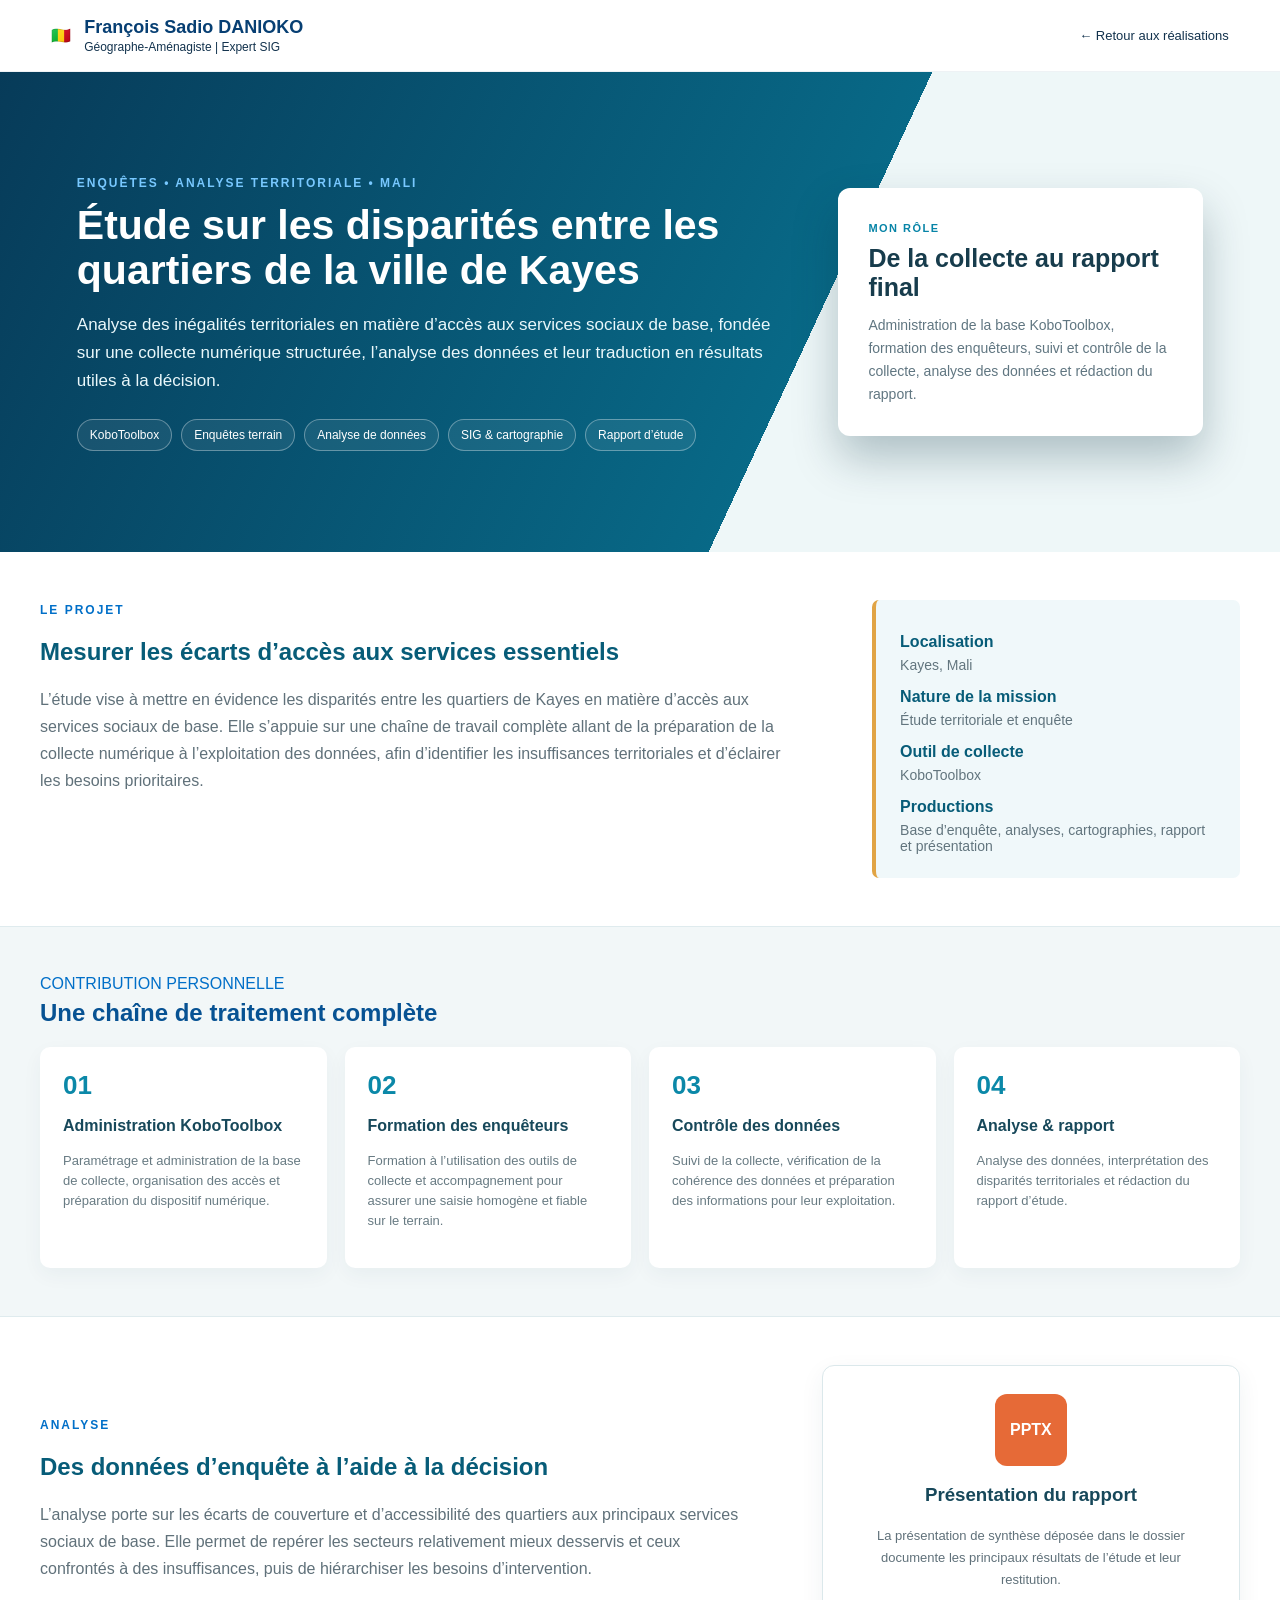
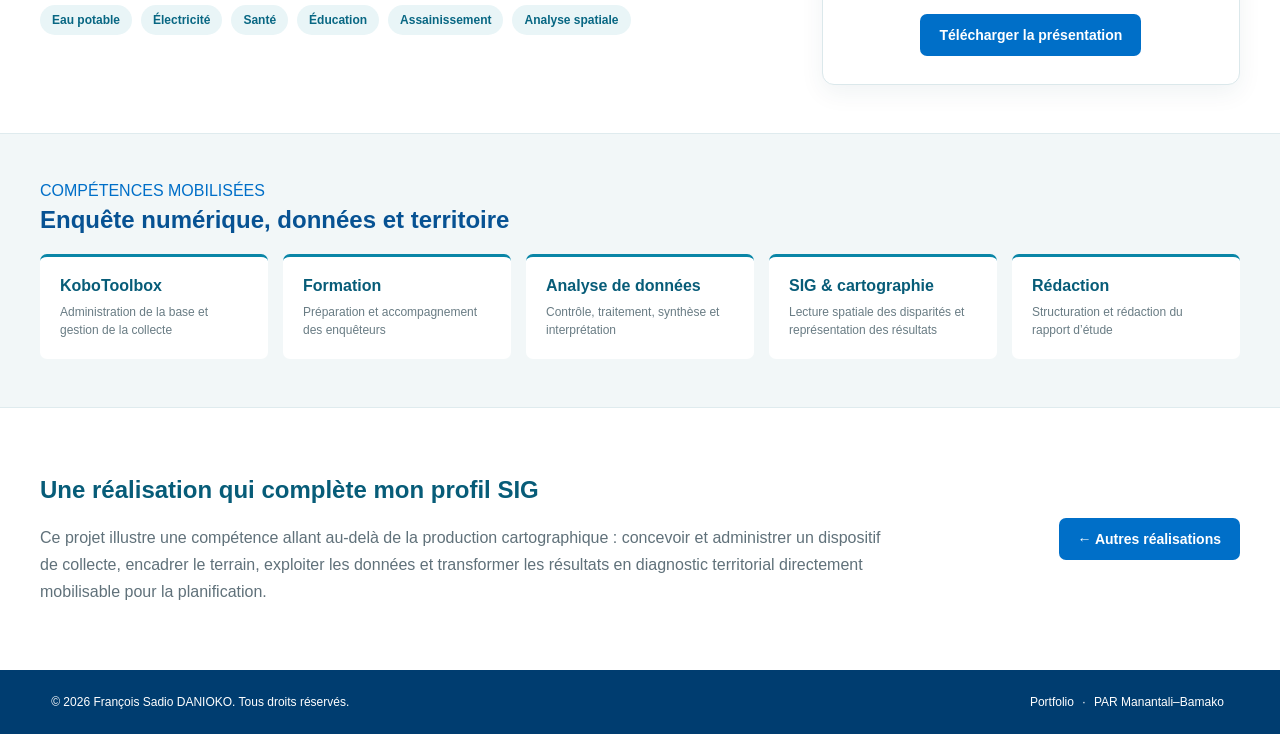
<file: project-disparites-kayes.html>
<!doctype html><html lang="fr"><head><meta charset="utf-8"><meta name="viewport" content="width=device-width,initial-scale=1"><meta name="description" content="Étude sur les disparités entre les quartiers de la ville de Kayes en matière d’accès aux services sociaux de base."><title>Disparités d’accès aux services sociaux de base — Kayes | François Sadio Danioko</title><link rel="stylesheet" href="styles.css"><link rel="stylesheet" href="project-kayes.css"></head><body><header class="topbar"><a class="brand" href="index.html"><span class="flag">🇲🇱</span><span><strong>François Sadio DANIOKO</strong><small>Géographe-Aménagiste | Expert SIG</small></span></a><nav><a href="index.html#realisations">← Retour aux réalisations</a></nav></header><main><section class="ky-hero"><div><span class="eyebrow">ENQUÊTES • ANALYSE TERRITORIALE • MALI</span><h1>Étude sur les disparités entre les quartiers de la ville de Kayes</h1><p>Analyse des inégalités territoriales en matière d’accès aux services sociaux de base, fondée sur une collecte numérique structurée, l’analyse des données et leur traduction en résultats utiles à la décision.</p><div class="ky-tags"><span>KoboToolbox</span><span>Enquêtes terrain</span><span>Analyse de données</span><span>SIG & cartographie</span><span>Rapport d’étude</span></div></div><div class="role-box"><span>MON RÔLE</span><h2>De la collecte au rapport final</h2><p>Administration de la base KoboToolbox, formation des enquêteurs, suivi et contrôle de la collecte, analyse des données et rédaction du rapport.</p></div></section><section class="section ky-intro"><div><span class="eyebrow dark">LE PROJET</span><h2>Mesurer les écarts d’accès aux services essentiels</h2><p>L’étude vise à mettre en évidence les disparités entre les quartiers de Kayes en matière d’accès aux services sociaux de base. Elle s’appuie sur une chaîne de travail complète allant de la préparation de la collecte numérique à l’exploitation des données, afin d’identifier les insuffisances territoriales et d’éclairer les besoins prioritaires.</p></div><aside><strong>Localisation</strong><span>Kayes, Mali</span><strong>Nature de la mission</strong><span>Étude territoriale et enquête</span><strong>Outil de collecte</strong><span>KoboToolbox</span><strong>Productions</strong><span>Base d’enquête, analyses, cartographies, rapport et présentation</span></aside></section><section class="workflow"><div class="section"><div class="section-title"><span>CONTRIBUTION PERSONNELLE</span><h2>Une chaîne de traitement complète</h2></div><div class="steps"><article><b>01</b><h3>Administration KoboToolbox</h3><p>Paramétrage et administration de la base de collecte, organisation des accès et préparation du dispositif numérique.</p></article><article><b>02</b><h3>Formation des enquêteurs</h3><p>Formation à l’utilisation des outils de collecte et accompagnement pour assurer une saisie homogène et fiable sur le terrain.</p></article><article><b>03</b><h3>Contrôle des données</h3><p>Suivi de la collecte, vérification de la cohérence des données et préparation des informations pour leur exploitation.</p></article><article><b>04</b><h3>Analyse & rapport</h3><p>Analyse des données, interprétation des disparités territoriales et rédaction du rapport d’étude.</p></article></div></div></section><section class="section results"><div><span class="eyebrow dark">ANALYSE</span><h2>Des données d’enquête à l’aide à la décision</h2><p>L’analyse porte sur les écarts de couverture et d’accessibilité des quartiers aux principaux services sociaux de base. Elle permet de repérer les secteurs relativement mieux desservis et ceux confrontés à des insuffisances, puis de hiérarchiser les besoins d’intervention.</p><div class="themes"><span>Eau potable</span><span>Électricité</span><span>Santé</span><span>Éducation</span><span>Assainissement</span><span>Analyse spatiale</span></div></div><div class="deliverable"><div class="ppt-icon">PPTX</div><h3>Présentation du rapport</h3><p>La présentation de synthèse déposée dans le dossier documente les principaux résultats de l’étude et leur restitution.</p><a class="btn primary" href="Etude%20sur%20les%20disparit%C3%A9s%20entre%20les%20quartiers%20de%20laville%20de%20Kayes%20en%20terme%20d'acc%C3%A8s%20aux%20services%20sociaux%20de%20base/Presentation%20du%20rapport%20Disparites_Kayes_110926.pptx">Télécharger la présentation</a></div></section><section class="ky-highlight"><div class="section"><div class="section-title"><span>COMPÉTENCES MOBILISÉES</span><h2>Enquête numérique, données et territoire</h2></div><div class="skills"><div><strong>KoboToolbox</strong><span>Administration de la base et gestion de la collecte</span></div><div><strong>Formation</strong><span>Préparation et accompagnement des enquêteurs</span></div><div><strong>Analyse de données</strong><span>Contrôle, traitement, synthèse et interprétation</span></div><div><strong>SIG & cartographie</strong><span>Lecture spatiale des disparités et représentation des résultats</span></div><div><strong>Rédaction</strong><span>Structuration et rédaction du rapport d’étude</span></div></div></div></section><section class="section ky-footer"><div><h2>Une réalisation qui complète mon profil SIG</h2><p>Ce projet illustre une compétence allant au-delà de la production cartographique : concevoir et administrer un dispositif de collecte, encadrer le terrain, exploiter les données et transformer les résultats en diagnostic territorial directement mobilisable pour la planification.</p></div><a class="btn primary" href="index.html#realisations">← Autres réalisations</a></section></main><footer><span>© 2026 François Sadio DANIOKO. Tous droits réservés.</span><span><a href="index.html">Portfolio</a> · <a href="project-par-manantali-bamako.html">PAR Manantali–Bamako</a></span></footer></body></html>
</file>
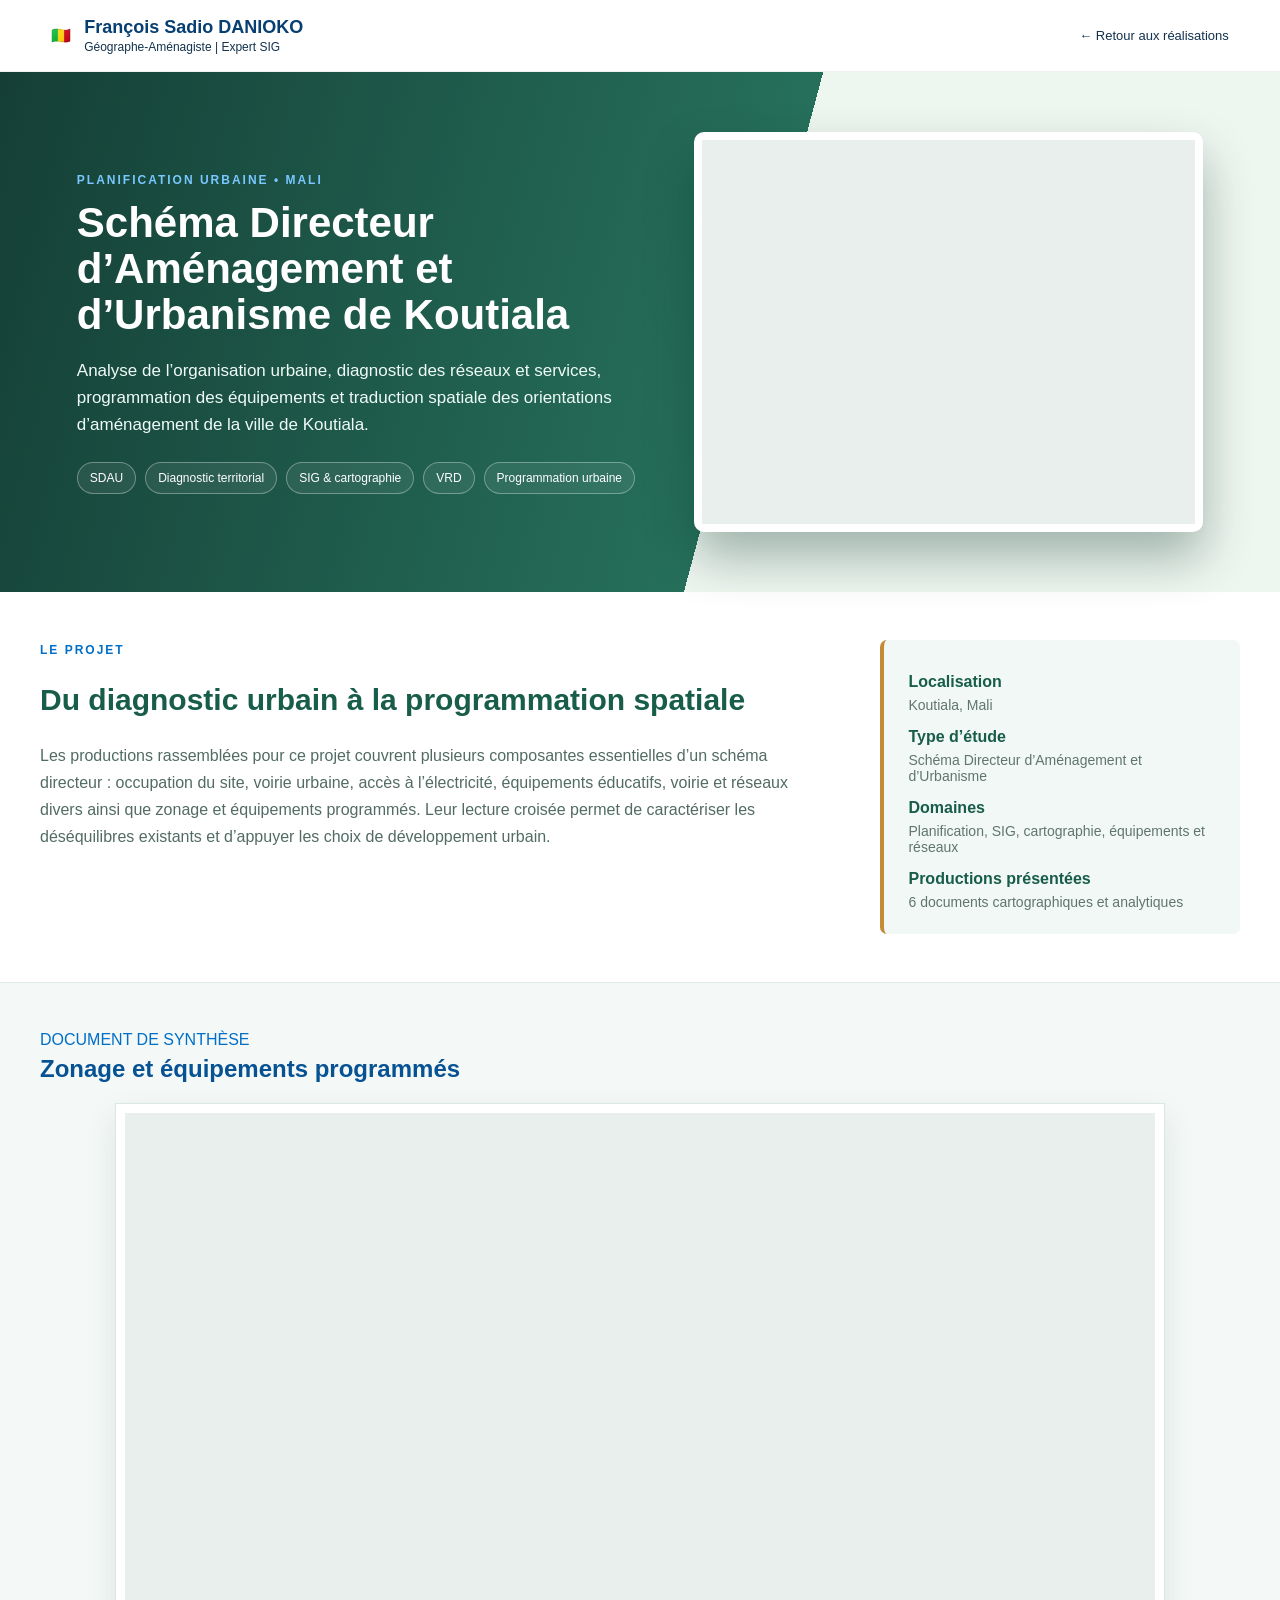
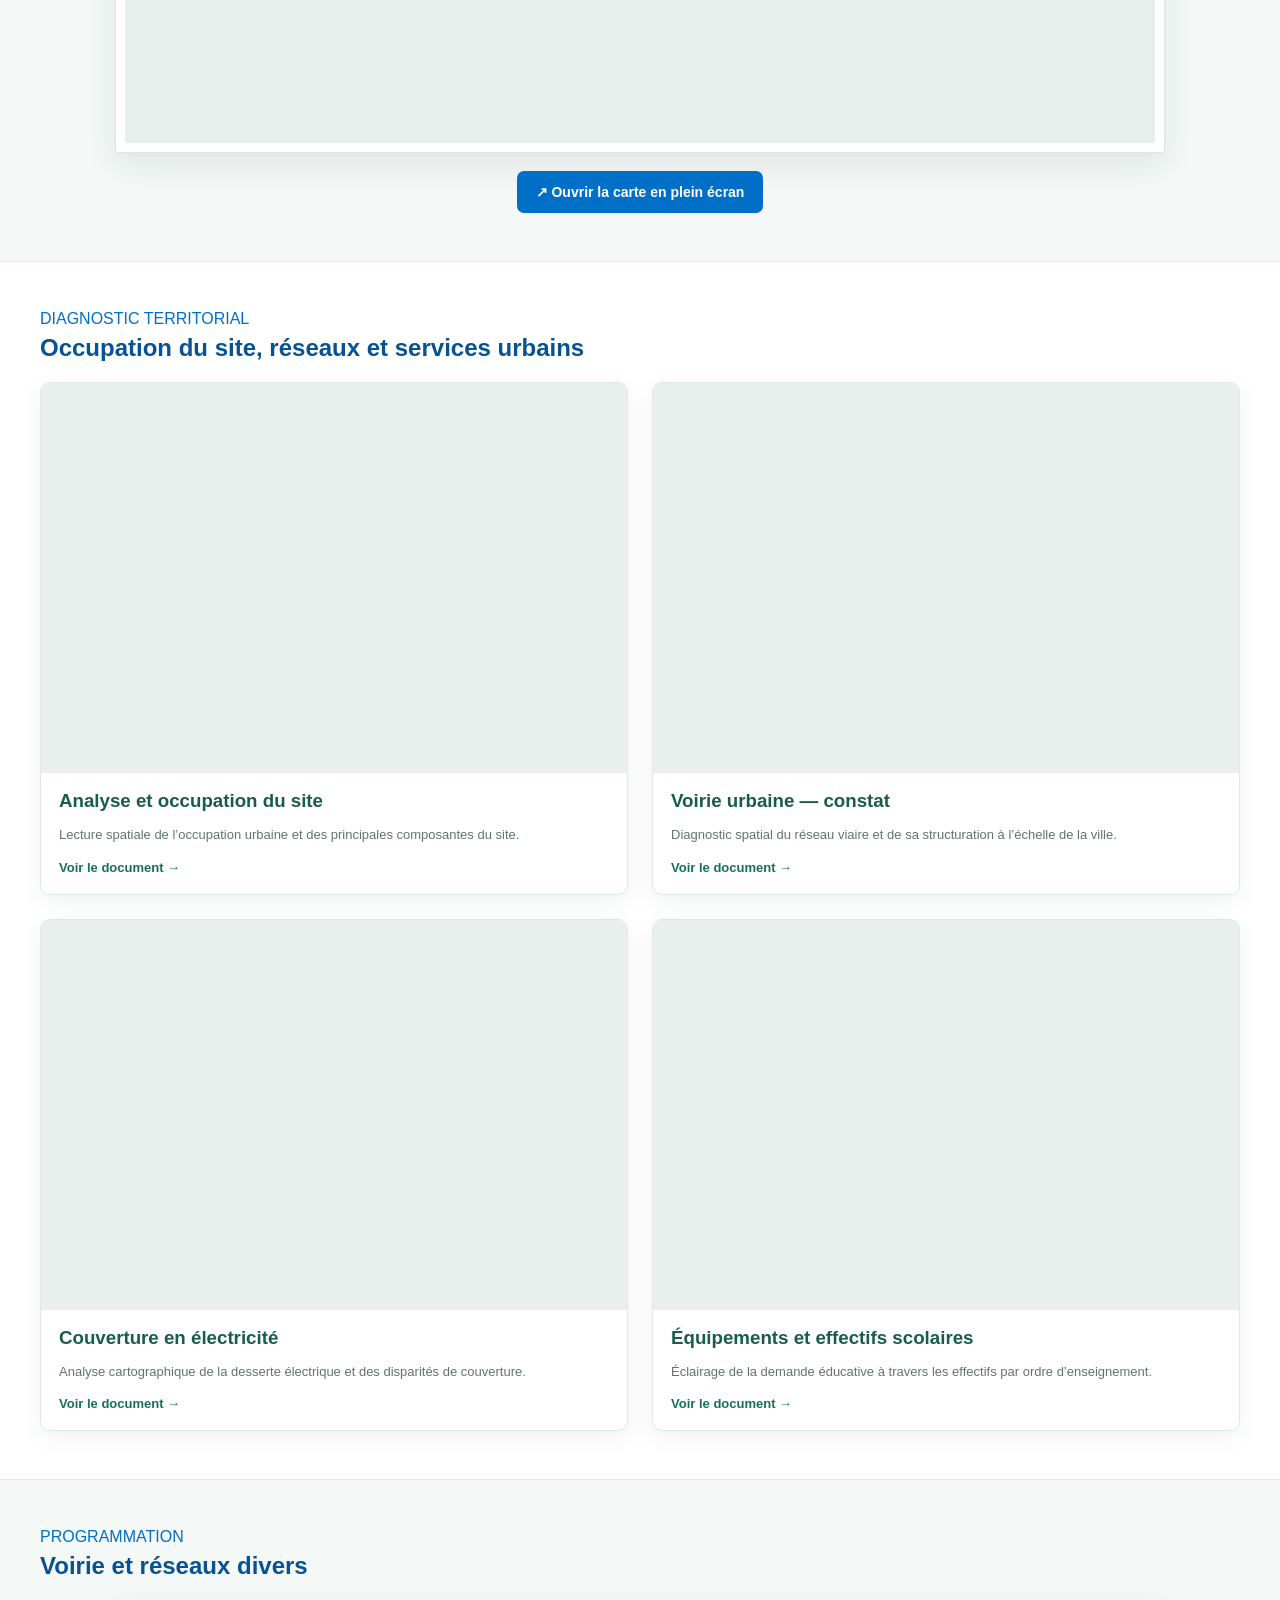
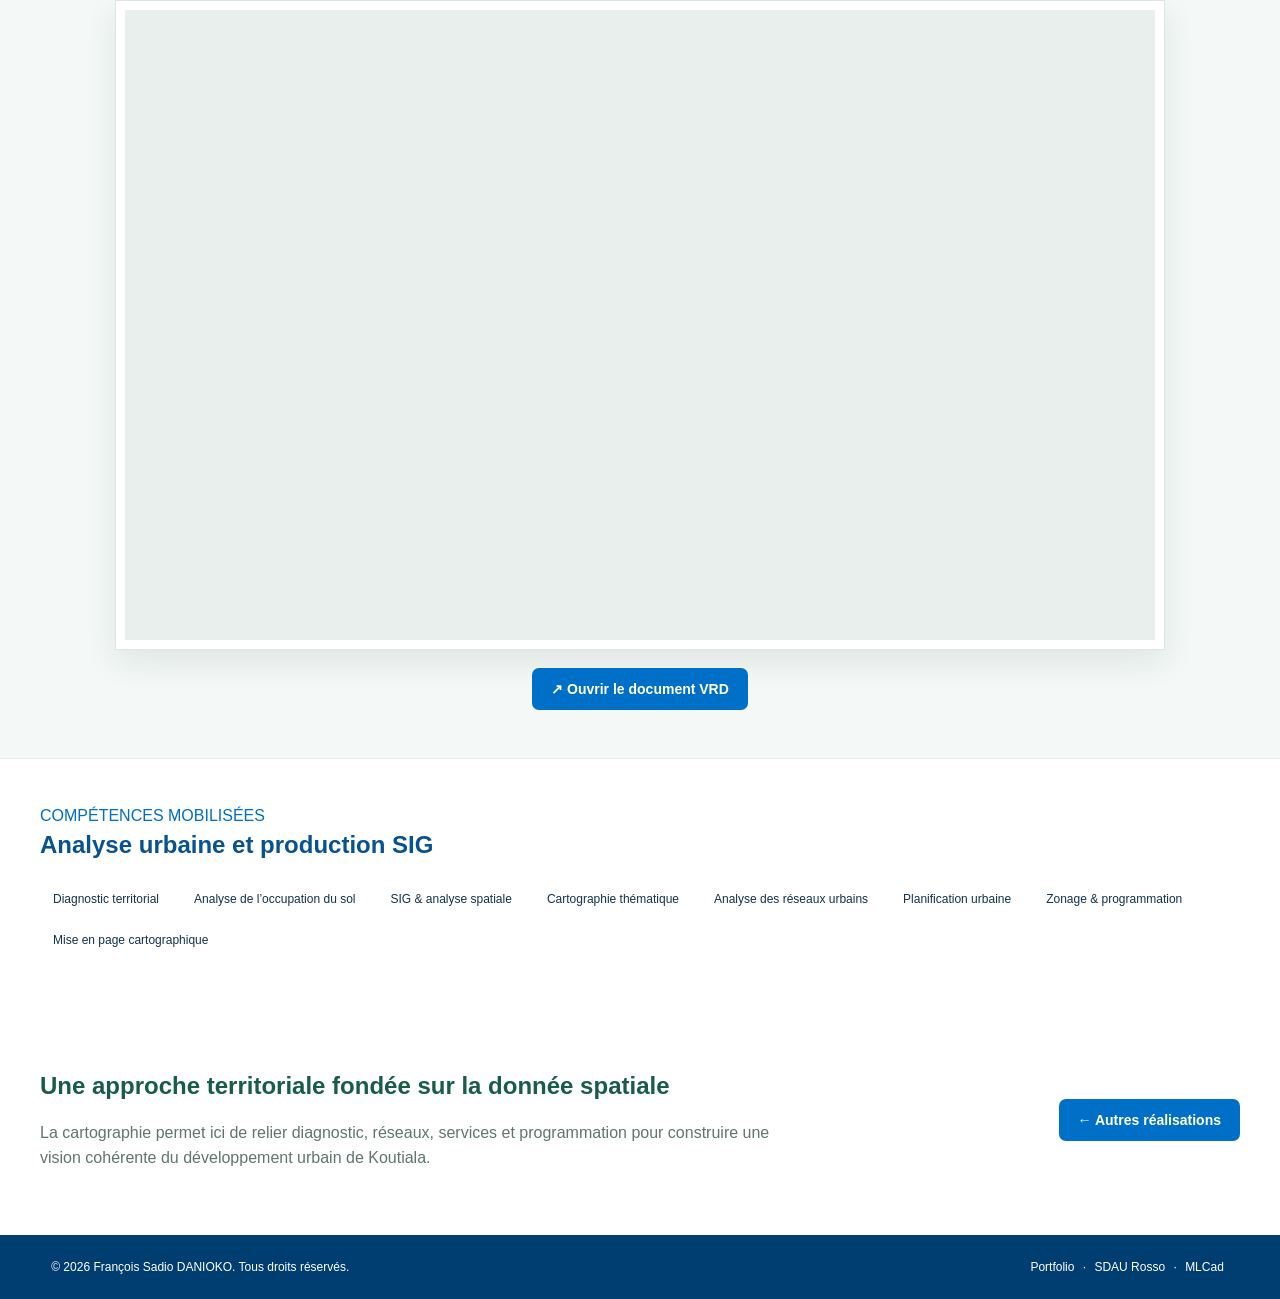
<file: project-koutiala.html>
<!doctype html><html lang="fr"><head><meta charset="utf-8"><meta name="viewport" content="width=device-width,initial-scale=1"><meta name="description" content="SDAU de Koutiala — planification urbaine et productions cartographiques."><title>SDAU Koutiala | François Sadio Danioko</title><link rel="stylesheet" href="styles.css"><link rel="stylesheet" href="project-koutiala.css"></head><body><header class="topbar"><a class="brand" href="index.html"><span class="flag">🇲🇱</span><span><strong>François Sadio DANIOKO</strong><small>Géographe-Aménagiste | Expert SIG</small></span></a><nav><a href="index.html#realisations">← Retour aux réalisations</a></nav></header><main><section class="kt-hero"><div><span class="eyebrow">PLANIFICATION URBAINE • MALI</span><h1>Schéma Directeur d’Aménagement et d’Urbanisme de Koutiala</h1><p>Analyse de l’organisation urbaine, diagnostic des réseaux et services, programmation des équipements et traduction spatiale des orientations d’aménagement de la ville de Koutiala.</p><div class="kt-tags"><span>SDAU</span><span>Diagnostic territorial</span><span>SIG & cartographie</span><span>VRD</span><span>Programmation urbaine</span></div></div><div class="kt-cover"><iframe src="SDU%20KOUTIALA/Zonage%20et%20%C3%A9quipements%20programm%C3%A9s.pdf#view=FitH" title="Zonage et équipements programmés"></iframe></div></section><section class="section kt-intro"><div><span class="eyebrow dark">LE PROJET</span><h2>Du diagnostic urbain à la programmation spatiale</h2><p>Les productions rassemblées pour ce projet couvrent plusieurs composantes essentielles d’un schéma directeur : occupation du site, voirie urbaine, accès à l’électricité, équipements éducatifs, voirie et réseaux divers ainsi que zonage et équipements programmés. Leur lecture croisée permet de caractériser les déséquilibres existants et d’appuyer les choix de développement urbain.</p></div><aside><strong>Localisation</strong><span>Koutiala, Mali</span><strong>Type d’étude</strong><span>Schéma Directeur d’Aménagement et d’Urbanisme</span><strong>Domaines</strong><span>Planification, SIG, cartographie, équipements et réseaux</span><strong>Productions présentées</strong><span>6 documents cartographiques et analytiques</span></aside></section><section class="kt-highlight"><div class="section"><div class="section-title"><span>DOCUMENT DE SYNTHÈSE</span><h2>Zonage et équipements programmés</h2></div><div class="pdf-main"><iframe src="SDU%20KOUTIALA/Zonage%20et%20%C3%A9quipements%20programm%C3%A9s.pdf#view=FitH" title="Carte de zonage et équipements programmés"></iframe></div><div class="doc-actions"><a class="btn primary" href="SDU%20KOUTIALA/Zonage%20et%20%C3%A9quipements%20programm%C3%A9s.pdf" target="_blank">↗ Ouvrir la carte en plein écran</a></div></div></section><section class="section"><div class="section-title"><span>DIAGNOSTIC TERRITORIAL</span><h2>Occupation du site, réseaux et services urbains</h2></div><div class="kt-grid"><article><div class="pdf-card"><iframe src="SDU%20KOUTIALA/Carte%20Analyse%20et%20occupationdu%20site.pdf#view=FitH" title="Analyse et occupation du site"></iframe></div><h3>Analyse et occupation du site</h3><p>Lecture spatiale de l’occupation urbaine et des principales composantes du site.</p><a href="SDU%20KOUTIALA/Carte%20Analyse%20et%20occupationdu%20site.pdf" target="_blank">Voir le document →</a></article><article><div class="pdf-card"><iframe src="SDU%20KOUTIALA/Carte%20de%20la%20voirie%20urbaine%20_%20constat.pdf#view=FitH" title="Voirie urbaine"></iframe></div><h3>Voirie urbaine — constat</h3><p>Diagnostic spatial du réseau viaire et de sa structuration à l’échelle de la ville.</p><a href="SDU%20KOUTIALA/Carte%20de%20la%20voirie%20urbaine%20_%20constat.pdf" target="_blank">Voir le document →</a></article><article><div class="pdf-card"><iframe src="SDU%20KOUTIALA/Carte%20Couverture%20en%20%C3%A9lectricit%C3%A9.pdf#view=FitH" title="Couverture en électricité"></iframe></div><h3>Couverture en électricité</h3><p>Analyse cartographique de la desserte électrique et des disparités de couverture.</p><a href="SDU%20KOUTIALA/Carte%20Couverture%20en%20%C3%A9lectricit%C3%A9.pdf" target="_blank">Voir le document →</a></article><article><div class="pdf-card"><iframe src="SDU%20KOUTIALA/Efectifs%20d'%C3%A9l%C3%A8vespar%20ordre%20d'enseignement.pdf#view=FitH" title="Effectifs scolaires"></iframe></div><h3>Équipements et effectifs scolaires</h3><p>Éclairage de la demande éducative à travers les effectifs par ordre d’enseignement.</p><a href="SDU%20KOUTIALA/Efectifs%20d'%C3%A9l%C3%A8vespar%20ordre%20d'enseignement.pdf" target="_blank">Voir le document →</a></article></div></section><section class="kt-highlight"><div class="section"><div class="section-title"><span>PROGRAMMATION</span><h2>Voirie et réseaux divers</h2></div><div class="pdf-main"><iframe src="SDU%20KOUTIALA/VRD.pdf#view=FitH" title="Voirie et réseaux divers"></iframe></div><div class="doc-actions"><a class="btn primary" href="SDU%20KOUTIALA/VRD.pdf" target="_blank">↗ Ouvrir le document VRD</a></div></div></section><section class="section"><div class="section-title"><span>COMPÉTENCES MOBILISÉES</span><h2>Analyse urbaine et production SIG</h2></div><div class="kt-tags"><span>Diagnostic territorial</span><span>Analyse de l’occupation du sol</span><span>SIG & analyse spatiale</span><span>Cartographie thématique</span><span>Analyse des réseaux urbains</span><span>Planification urbaine</span><span>Zonage & programmation</span><span>Mise en page cartographique</span></div></section><section class="section kt-footer-cta"><div><h2>Une approche territoriale fondée sur la donnée spatiale</h2><p>La cartographie permet ici de relier diagnostic, réseaux, services et programmation pour construire une vision cohérente du développement urbain de Koutiala.</p></div><a class="btn primary" href="index.html#realisations">← Autres réalisations</a></section></main><footer><span>© 2026 François Sadio DANIOKO. Tous droits réservés.</span><span><a href="index.html">Portfolio</a> · <a href="project-rosso.html">SDAU Rosso</a> · <a href="project-mlcad.html">MLCad</a></span></footer></body></html>
</file>
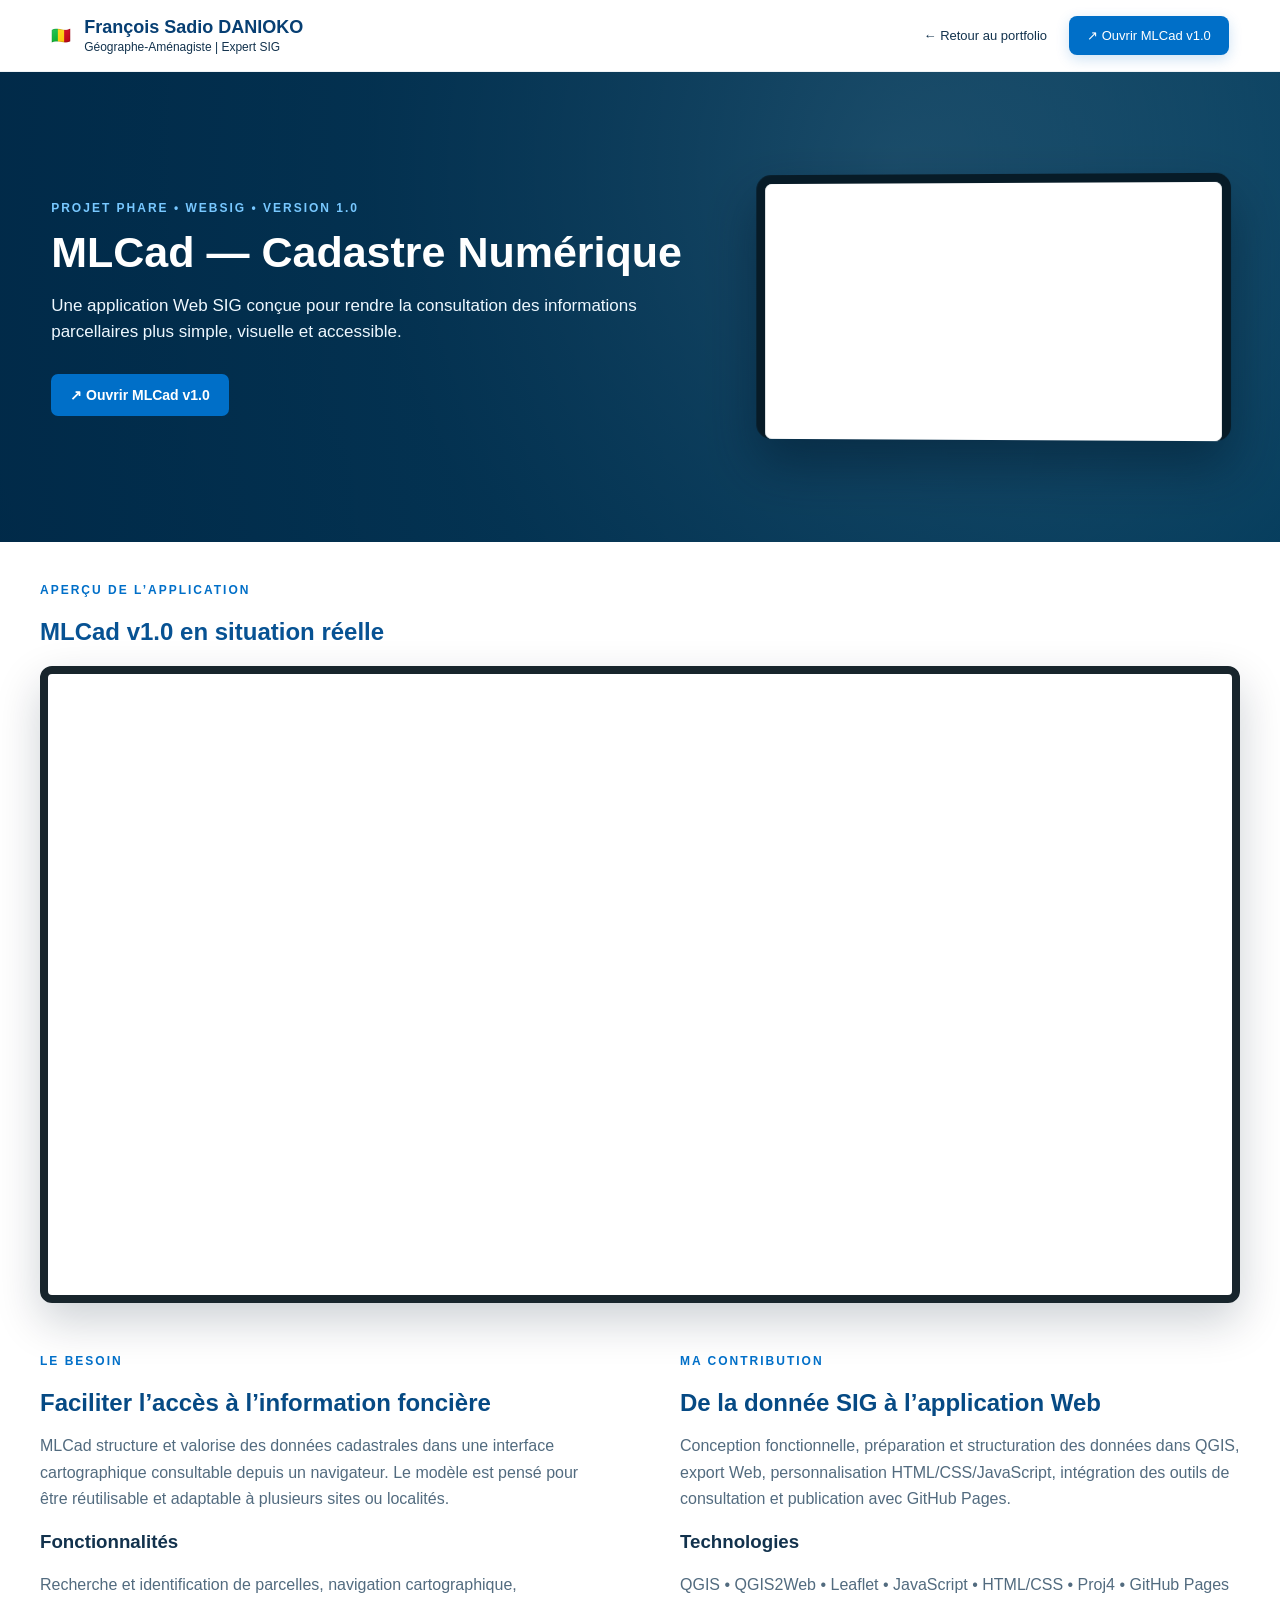
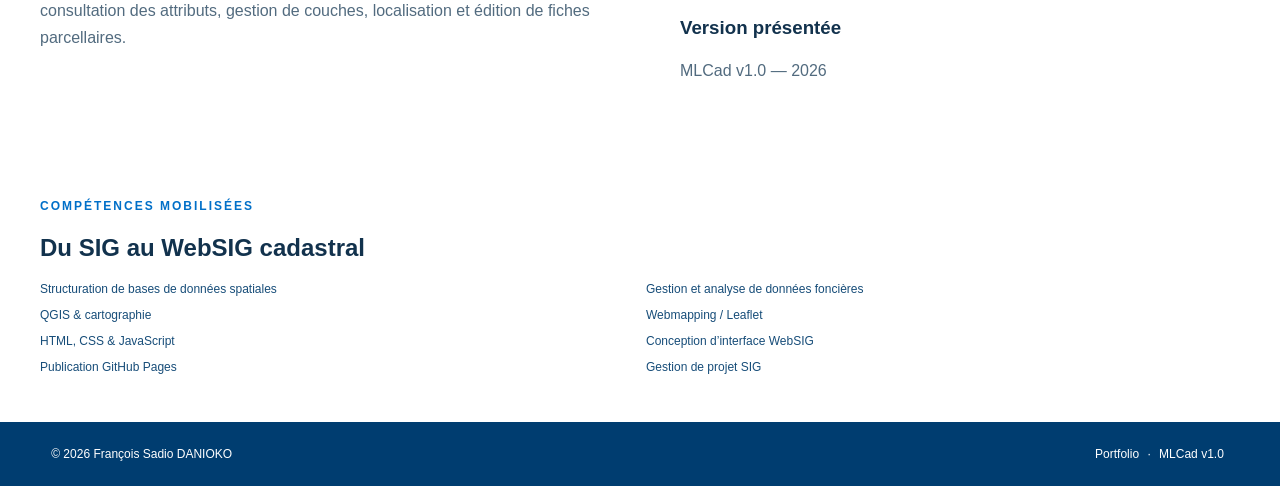
<file: project-mlcad.html>
<!doctype html><html lang="fr"><head><meta charset="utf-8"><meta name="viewport" content="width=device-width,initial-scale=1"><title>MLCad v1.0 | François Sadio Danioko</title><link rel="stylesheet" href="styles.css"><link rel="stylesheet" href="mlcad-embed.css"></head><body><header class="topbar"><a class="brand" href="index.html"><span class="flag">🇲🇱</span><span><strong>François Sadio DANIOKO</strong><small>Géographe-Aménagiste | Expert SIG</small></span></a><nav><a href="index.html">← Retour au portfolio</a><a class="pill" href="https://danioko.github.io/MLCad/" target="_blank" rel="noopener">↗ Ouvrir MLCad v1.0</a></nav></header><main><section class="hero"><div class="hero-inner"><div><span class="eyebrow">PROJET PHARE • WEBSIG • VERSION 1.0</span><h1>MLCad — Cadastre Numérique</h1><p>Une application Web SIG conçue pour rendre la consultation des informations parcellaires plus simple, visuelle et accessible.</p><div class="actions"><a class="btn primary" href="https://danioko.github.io/MLCad/" target="_blank" rel="noopener">↗ Ouvrir MLCad v1.0</a></div></div><div class="hero-card live-card"><div class="screen live"><iframe class="mlcad-live" src="https://danioko.github.io/MLCad/" title="Aperçu interactif de MLCad v1.0" loading="eager"></iframe></div></div></div></section><section class="mlcad-detail-preview"><span class="eyebrow dark">APERÇU DE L’APPLICATION</span><h2>MLCad v1.0 en situation réelle</h2><div class="mlcad-detail-frame"><iframe src="https://danioko.github.io/MLCad/" title="MLCad v1.0" loading="lazy"></iframe></div></section><section class="section about"><div><span class="eyebrow dark">LE BESOIN</span><h2>Faciliter l’accès à l’information foncière</h2><p>MLCad structure et valorise des données cadastrales dans une interface cartographique consultable depuis un navigateur. Le modèle est pensé pour être réutilisable et adaptable à plusieurs sites ou localités.</p><h3>Fonctionnalités</h3><p>Recherche et identification de parcelles, navigation cartographique, consultation des attributs, gestion de couches, localisation et édition de fiches parcellaires.</p></div><div><span class="eyebrow dark">MA CONTRIBUTION</span><h2>De la donnée SIG à l’application Web</h2><p>Conception fonctionnelle, préparation et structuration des données dans QGIS, export Web, personnalisation HTML/CSS/JavaScript, intégration des outils de consultation et publication avec GitHub Pages.</p><h3>Technologies</h3><p>QGIS • QGIS2Web • Leaflet • JavaScript • HTML/CSS • Proj4 • GitHub Pages</p><h3>Version présentée</h3><p>MLCad v1.0 — 2026</p></div></section><section class="section"><span class="eyebrow dark">COMPÉTENCES MOBILISÉES</span><h2>Du SIG au WebSIG cadastral</h2><div class="features"><span>Structuration de bases de données spatiales</span><span>Gestion et analyse de données foncières</span><span>QGIS & cartographie</span><span>Webmapping / Leaflet</span><span>HTML, CSS & JavaScript</span><span>Conception d’interface WebSIG</span><span>Publication GitHub Pages</span><span>Gestion de projet SIG</span></div></section></main><footer><span>© 2026 François Sadio DANIOKO</span><span><a href="index.html">Portfolio</a> · <a href="https://danioko.github.io/MLCad/">MLCad v1.0</a></span></footer></body></html>
</file>
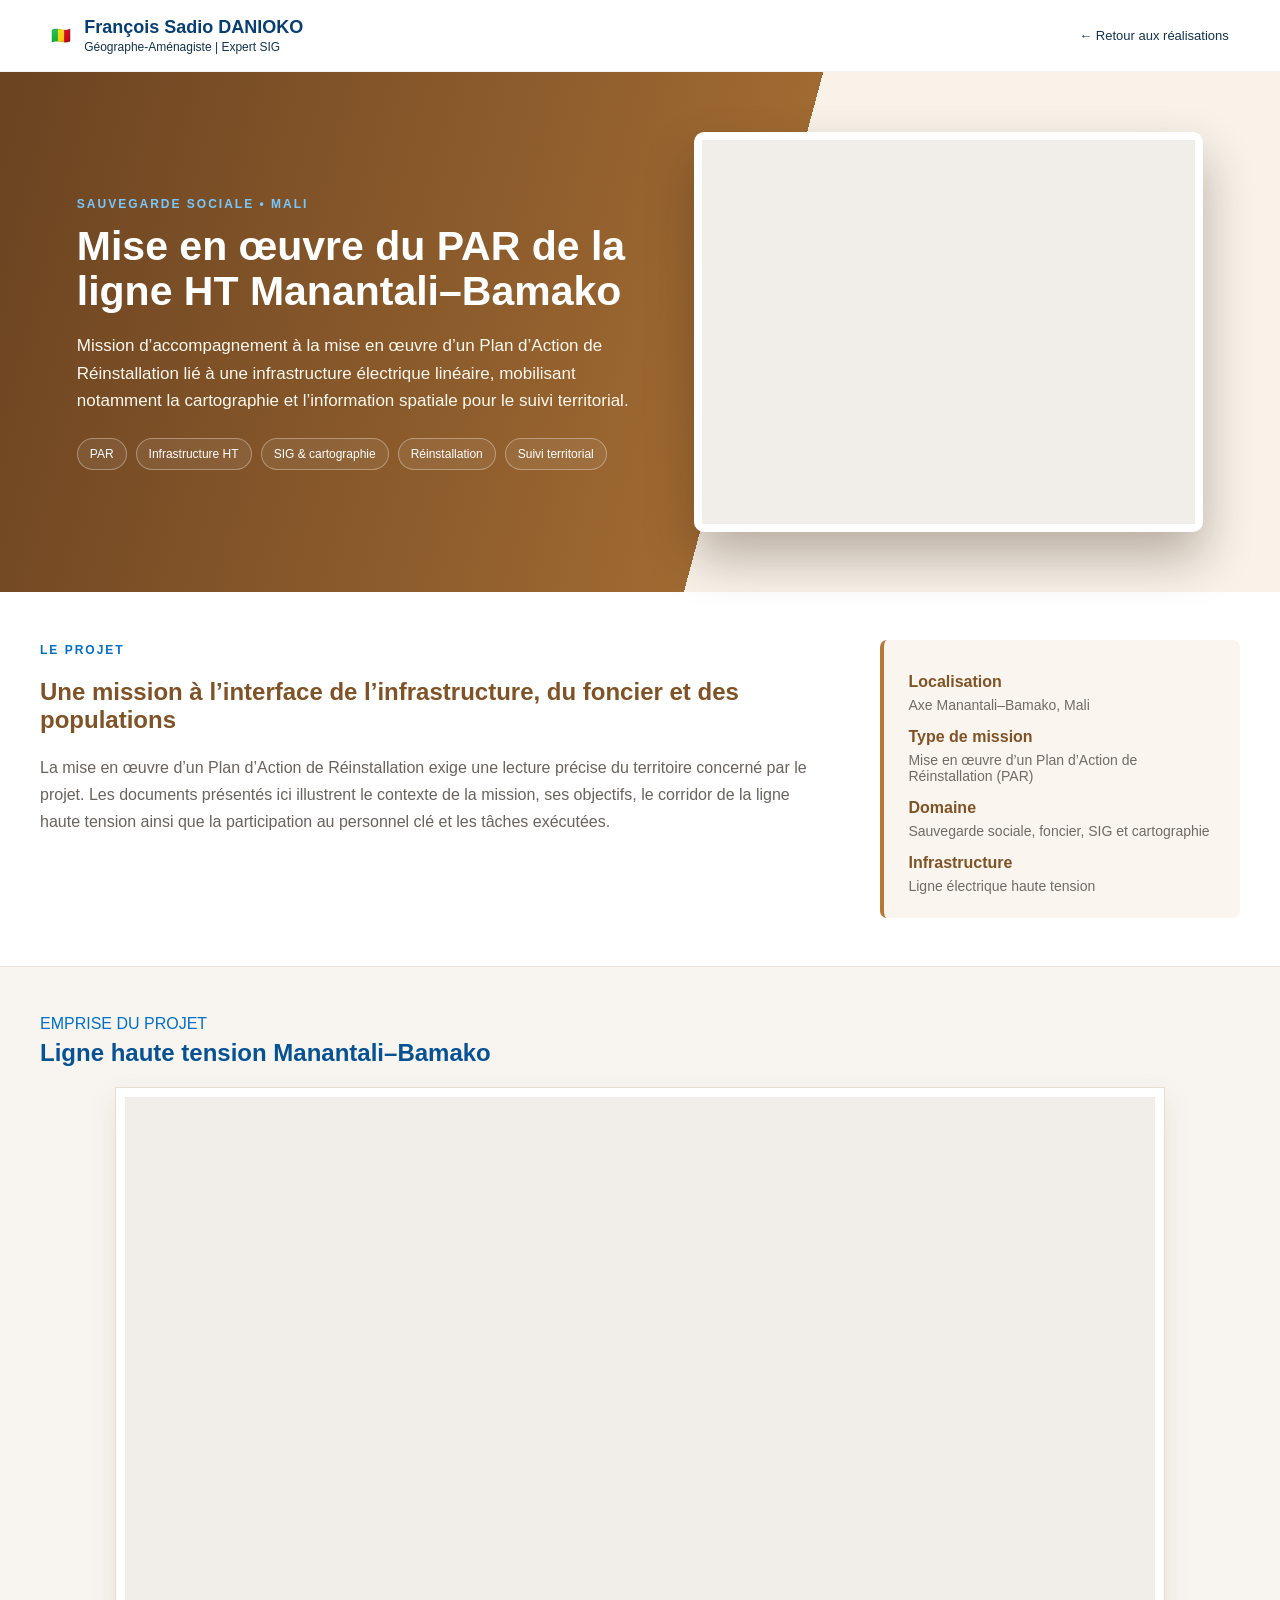
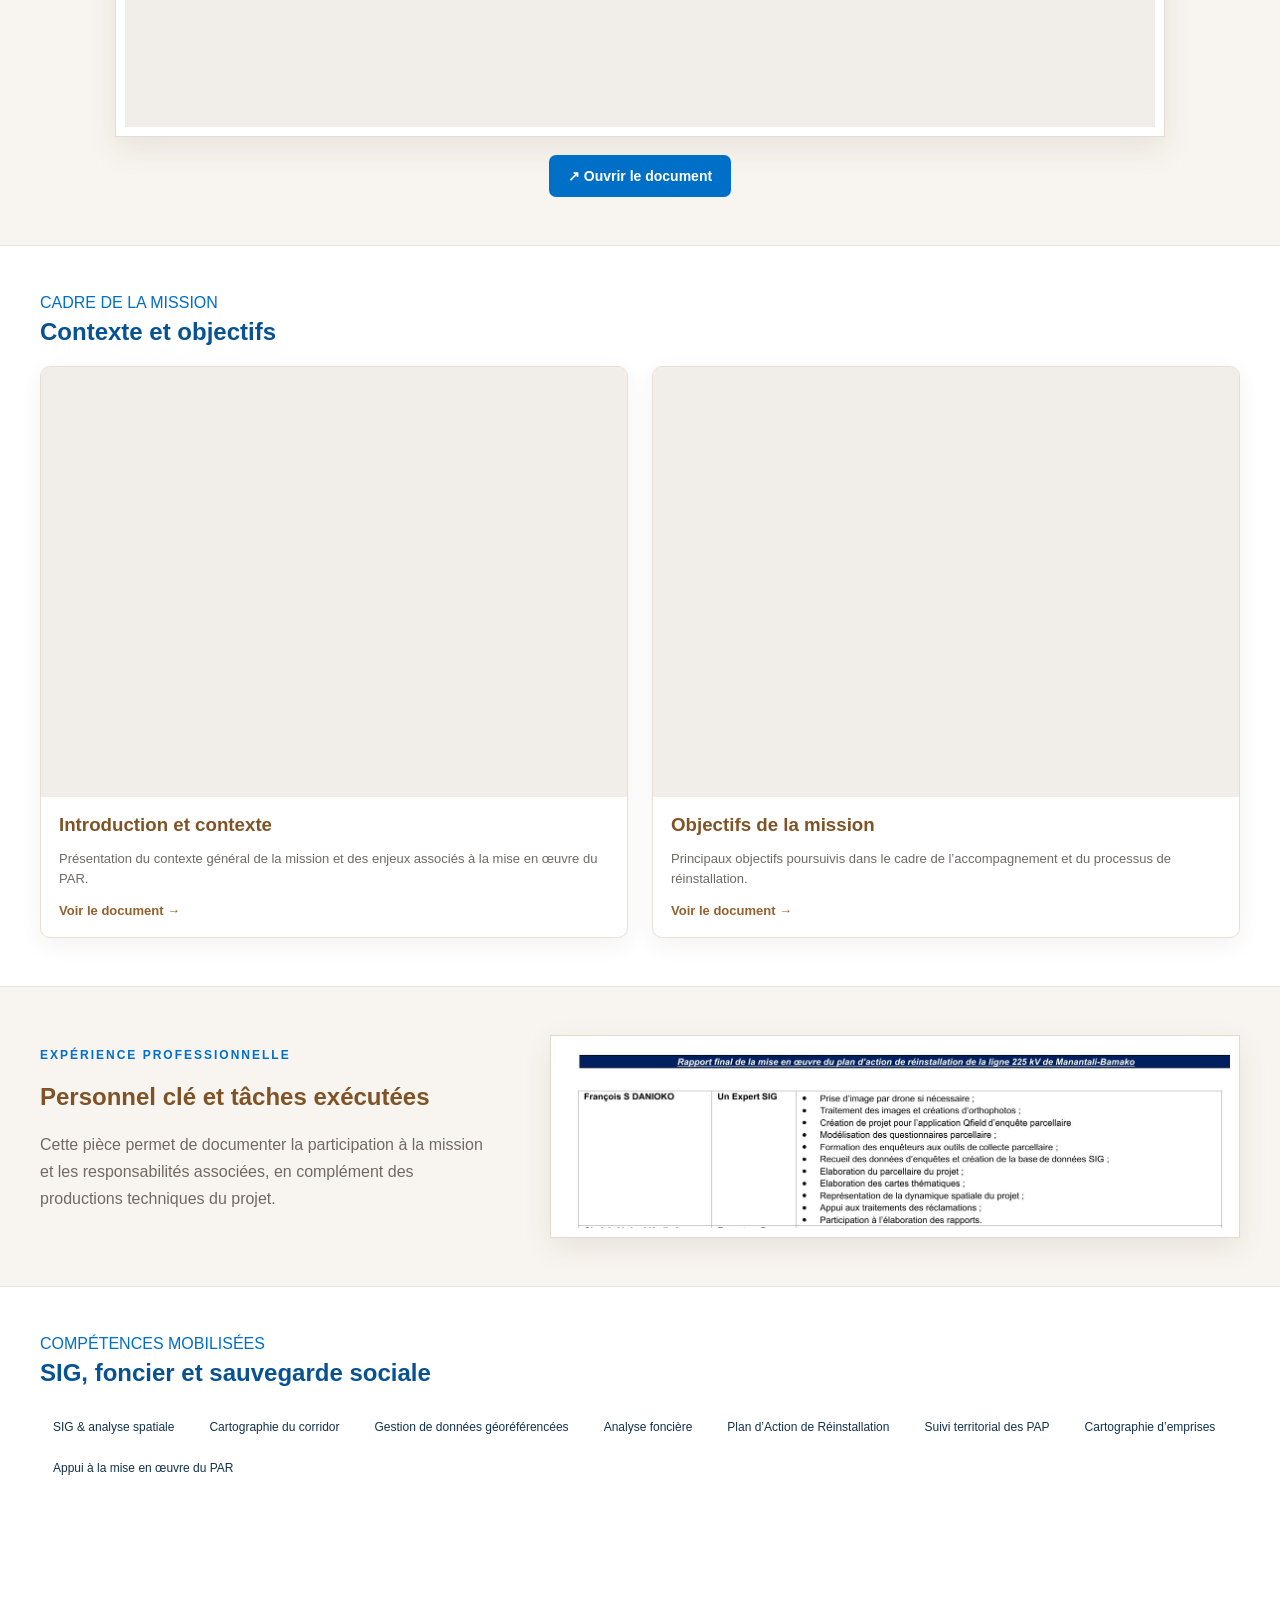
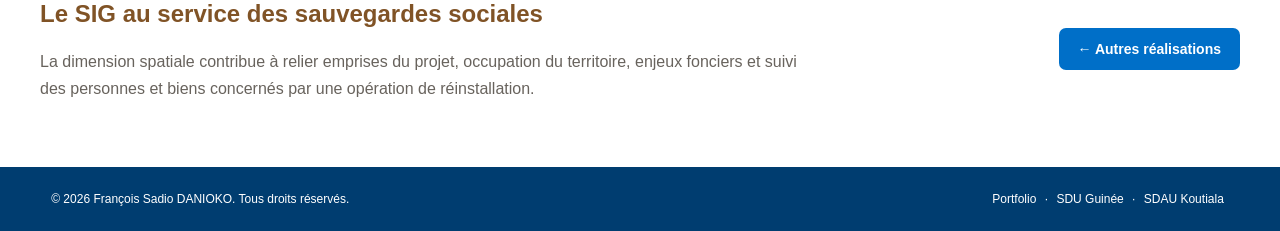
<file: project-par-manantali-bamako.html>
<!doctype html><html lang="fr"><head><meta charset="utf-8"><meta name="viewport" content="width=device-width,initial-scale=1"><meta name="description" content="Mise en œuvre du PAR de la ligne HT Manantali-Bamako — cartographie, données spatiales et accompagnement de la réinstallation."><title>PAR Ligne HT Manantali-Bamako | François Sadio Danioko</title><link rel="stylesheet" href="styles.css"><link rel="stylesheet" href="project-par.css"></head><body><header class="topbar"><a class="brand" href="index.html"><span class="flag">🇲🇱</span><span><strong>François Sadio DANIOKO</strong><small>Géographe-Aménagiste | Expert SIG</small></span></a><nav><a href="index.html#realisations">← Retour aux réalisations</a></nav></header><main><section class="par-hero"><div><span class="eyebrow">SAUVEGARDE SOCIALE • MALI</span><h1>Mise en œuvre du PAR de la ligne HT Manantali–Bamako</h1><p>Mission d’accompagnement à la mise en œuvre d’un Plan d’Action de Réinstallation lié à une infrastructure électrique linéaire, mobilisant notamment la cartographie et l’information spatiale pour le suivi territorial.</p><div class="par-tags"><span>PAR</span><span>Infrastructure HT</span><span>SIG & cartographie</span><span>Réinstallation</span><span>Suivi territorial</span></div></div><div class="par-cover"><iframe src="Mise%20en%20oeuvre%20du%20PAR%20de%20la%20ligne%20HT%20Manantali-Bamako/Ligne%20HT.pdf#view=FitH" title="Ligne HT Manantali-Bamako"></iframe></div></section><section class="section par-intro"><div><span class="eyebrow dark">LE PROJET</span><h2>Une mission à l’interface de l’infrastructure, du foncier et des populations</h2><p>La mise en œuvre d’un Plan d’Action de Réinstallation exige une lecture précise du territoire concerné par le projet. Les documents présentés ici illustrent le contexte de la mission, ses objectifs, le corridor de la ligne haute tension ainsi que la participation au personnel clé et les tâches exécutées.</p></div><aside><strong>Localisation</strong><span>Axe Manantali–Bamako, Mali</span><strong>Type de mission</strong><span>Mise en œuvre d’un Plan d’Action de Réinstallation (PAR)</span><strong>Domaine</strong><span>Sauvegarde sociale, foncier, SIG et cartographie</span><strong>Infrastructure</strong><span>Ligne électrique haute tension</span></aside></section><section class="par-highlight"><div class="section"><div class="section-title"><span>EMPRISE DU PROJET</span><h2>Ligne haute tension Manantali–Bamako</h2></div><div class="pdf-landscape"><iframe src="Mise%20en%20oeuvre%20du%20PAR%20de%20la%20ligne%20HT%20Manantali-Bamako/Ligne%20HT.pdf#view=FitH" title="Ligne haute tension"></iframe></div><div class="doc-actions"><a class="btn primary" href="Mise%20en%20oeuvre%20du%20PAR%20de%20la%20ligne%20HT%20Manantali-Bamako/Ligne%20HT.pdf" target="_blank">↗ Ouvrir le document</a></div></div></section><section class="section"><div class="section-title"><span>CADRE DE LA MISSION</span><h2>Contexte et objectifs</h2></div><div class="par-grid"><article><div class="pdf-card"><iframe src="Mise%20en%20oeuvre%20du%20PAR%20de%20la%20ligne%20HT%20Manantali-Bamako/Introduction.pdf#view=FitH" title="Introduction"></iframe></div><h3>Introduction et contexte</h3><p>Présentation du contexte général de la mission et des enjeux associés à la mise en œuvre du PAR.</p><a href="Mise%20en%20oeuvre%20du%20PAR%20de%20la%20ligne%20HT%20Manantali-Bamako/Introduction.pdf" target="_blank">Voir le document →</a></article><article><div class="pdf-card"><iframe src="Mise%20en%20oeuvre%20du%20PAR%20de%20la%20ligne%20HT%20Manantali-Bamako/Objectifs.pdf#view=FitH" title="Objectifs"></iframe></div><h3>Objectifs de la mission</h3><p>Principaux objectifs poursuivis dans le cadre de l’accompagnement et du processus de réinstallation.</p><a href="Mise%20en%20oeuvre%20du%20PAR%20de%20la%20ligne%20HT%20Manantali-Bamako/Objectifs.pdf" target="_blank">Voir le document →</a></article></div></section><section class="par-highlight"><div class="section role-section"><div><span class="eyebrow dark">EXPÉRIENCE PROFESSIONNELLE</span><h2>Personnel clé et tâches exécutées</h2><p>Cette pièce permet de documenter la participation à la mission et les responsabilités associées, en complément des productions techniques du projet.</p></div><a class="role-image" href="Mise%20en%20oeuvre%20du%20PAR%20de%20la%20ligne%20HT%20Manantali-Bamako/Membre%20du%20personel%20cl%C3%A9%20et%20t%C3%A2ches%20execut%C3%A9es.JPG" target="_blank"><img src="Mise%20en%20oeuvre%20du%20PAR%20de%20la%20ligne%20HT%20Manantali-Bamako/Membre%20du%20personel%20cl%C3%A9%20et%20t%C3%A2ches%20execut%C3%A9es.JPG" alt="Membre du personnel clé et tâches exécutées"></a></div></section><section class="section"><div class="section-title"><span>COMPÉTENCES MOBILISÉES</span><h2>SIG, foncier et sauvegarde sociale</h2></div><div class="par-tags"><span>SIG & analyse spatiale</span><span>Cartographie du corridor</span><span>Gestion de données géoréférencées</span><span>Analyse foncière</span><span>Plan d’Action de Réinstallation</span><span>Suivi territorial des PAP</span><span>Cartographie d’emprises</span><span>Appui à la mise en œuvre du PAR</span></div></section><section class="section par-footer-cta"><div><h2>Le SIG au service des sauvegardes sociales</h2><p>La dimension spatiale contribue à relier emprises du projet, occupation du territoire, enjeux fonciers et suivi des personnes et biens concernés par une opération de réinstallation.</p></div><a class="btn primary" href="index.html#realisations">← Autres réalisations</a></section></main><footer><span>© 2026 François Sadio DANIOKO. Tous droits réservés.</span><span><a href="index.html">Portfolio</a> · <a href="project-siguiri-kintinian-doko.html">SDU Guinée</a> · <a href="project-koutiala.html">SDAU Koutiala</a></span></footer></body></html>
</file>
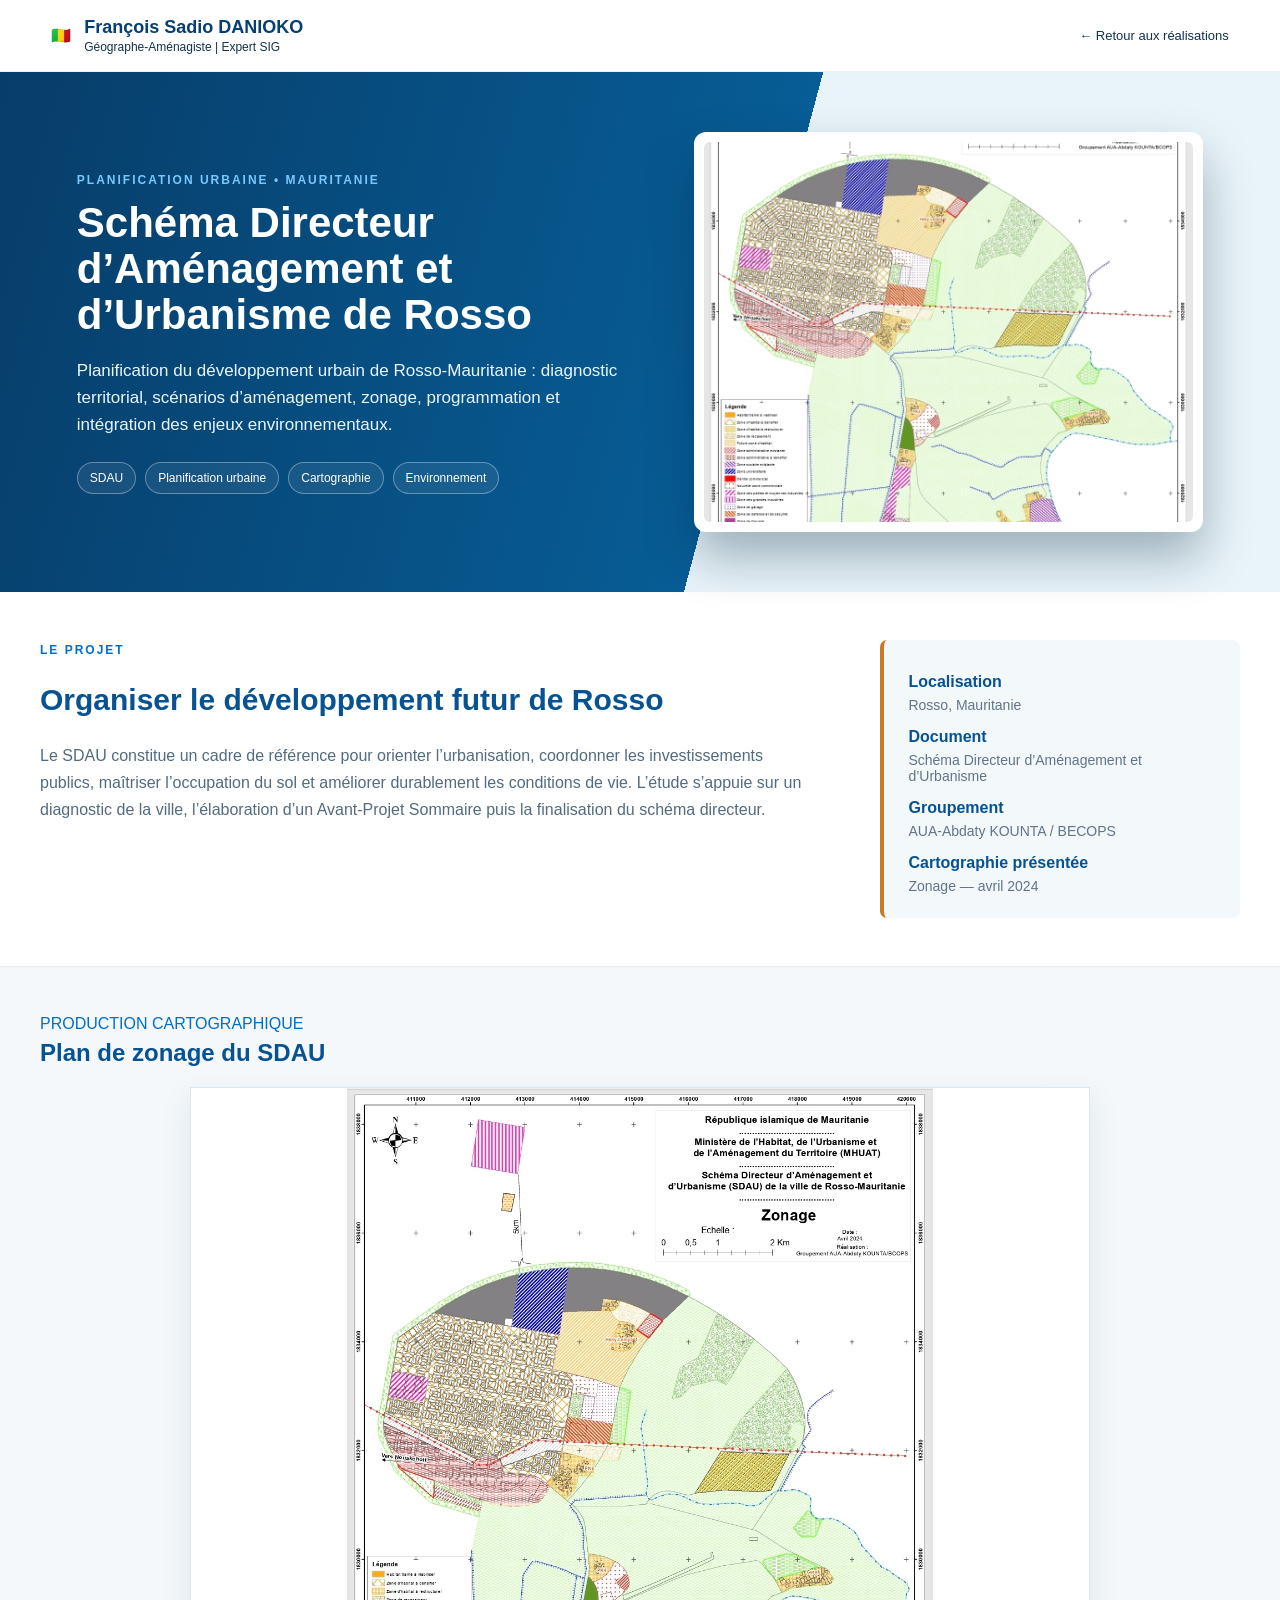
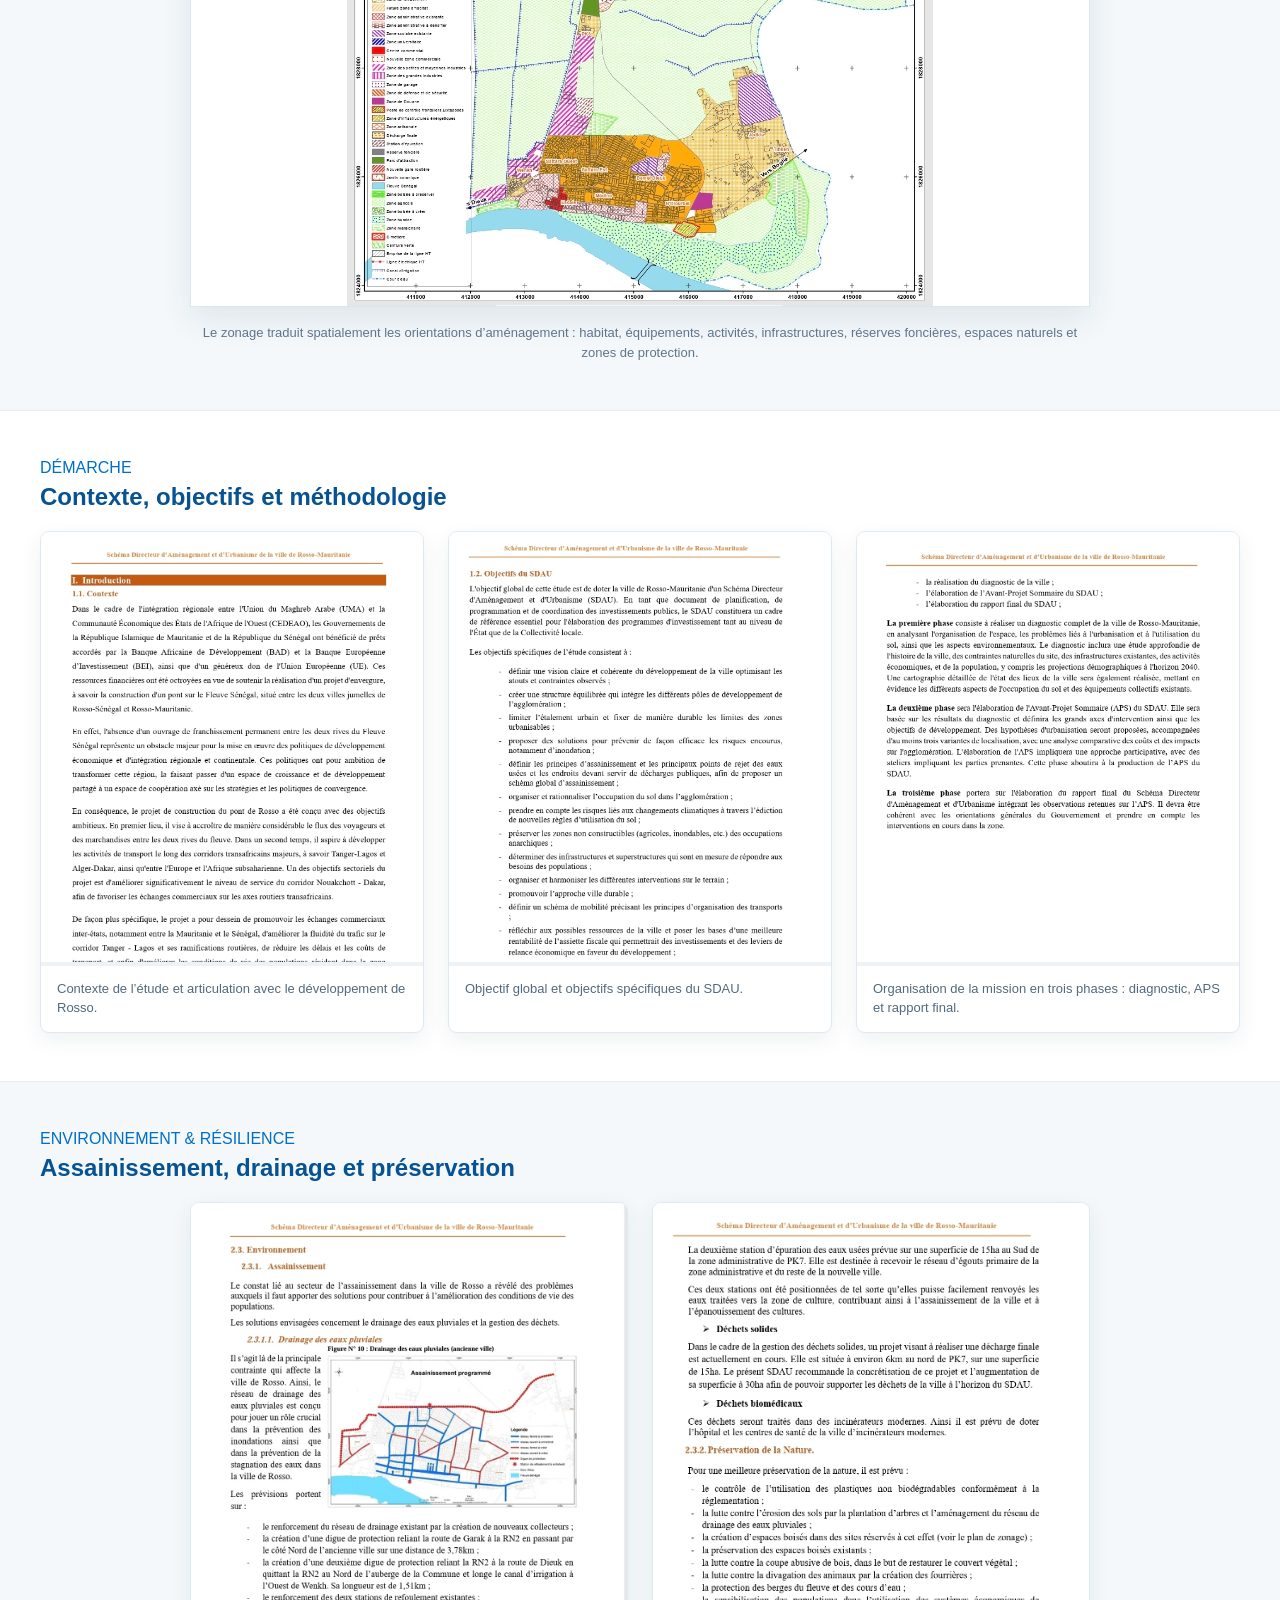
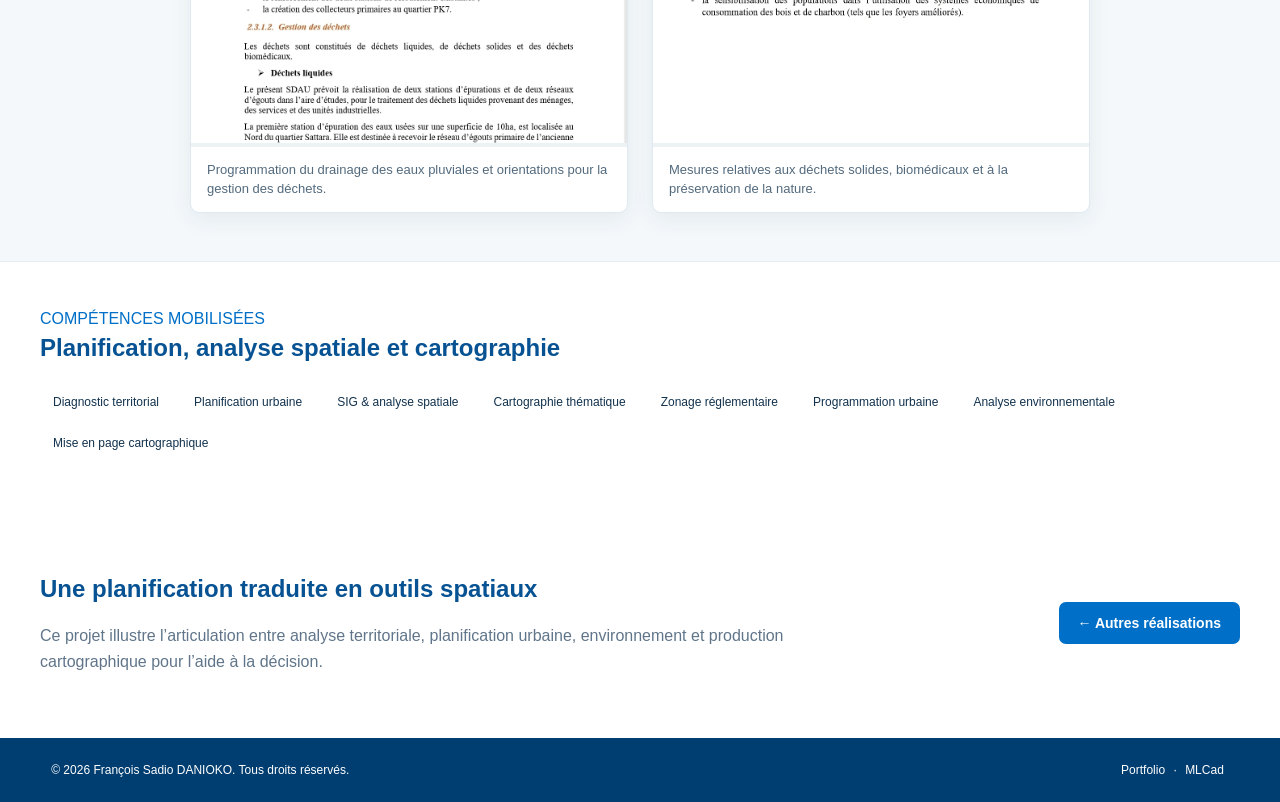
<file: project-rosso.html>
<!doctype html><html lang="fr"><head><meta charset="utf-8"><meta name="viewport" content="width=device-width,initial-scale=1"><meta name="description" content="SDAU de Rosso-Mauritanie — réalisation de François Sadio Danioko."><title>SDAU Rosso | François Sadio Danioko</title><link rel="stylesheet" href="styles.css"><link rel="stylesheet" href="project-rosso.css"></head><body><header class="topbar"><a class="brand" href="index.html"><span class="flag">🇲🇱</span><span><strong>François Sadio DANIOKO</strong><small>Géographe-Aménagiste | Expert SIG</small></span></a><nav><a href="index.html#realisations">← Retour aux réalisations</a></nav></header><main><section class="rosso-hero"><div><span class="eyebrow">PLANIFICATION URBAINE • MAURITANIE</span><h1>Schéma Directeur d’Aménagement et d’Urbanisme de Rosso</h1><p>Planification du développement urbain de Rosso-Mauritanie : diagnostic territorial, scénarios d’aménagement, zonage, programmation et intégration des enjeux environnementaux.</p><div class="rosso-tags"><span>SDAU</span><span>Planification urbaine</span><span>Cartographie</span><span>Environnement</span></div></div><a class="rosso-cover" href="Screenshot_20260915_212949_Adobe%20Acrobat.jpg" target="_blank"><img src="Screenshot_20260915_212949_Adobe%20Acrobat.jpg" alt="Carte de zonage du SDAU de Rosso-Mauritanie"></a></section><section class="section rosso-intro"><div><span class="eyebrow dark">LE PROJET</span><h2>Organiser le développement futur de Rosso</h2><p>Le SDAU constitue un cadre de référence pour orienter l’urbanisation, coordonner les investissements publics, maîtriser l’occupation du sol et améliorer durablement les conditions de vie. L’étude s’appuie sur un diagnostic de la ville, l’élaboration d’un Avant-Projet Sommaire puis la finalisation du schéma directeur.</p></div><aside><strong>Localisation</strong><span>Rosso, Mauritanie</span><strong>Document</strong><span>Schéma Directeur d’Aménagement et d’Urbanisme</span><strong>Groupement</strong><span>AUA-Abdaty KOUNTA / BECOPS</span><strong>Cartographie présentée</strong><span>Zonage — avril 2024</span></aside></section><section class="rosso-highlight"><div class="section"><div class="section-title"><span>PRODUCTION CARTOGRAPHIQUE</span><h2>Plan de zonage du SDAU</h2></div><a href="Screenshot_20260915_212949_Adobe%20Acrobat.jpg" target="_blank"><img class="zoning-map" src="Screenshot_20260915_212949_Adobe%20Acrobat.jpg" alt="Plan de zonage de Rosso-Mauritanie"></a><p class="caption">Le zonage traduit spatialement les orientations d’aménagement : habitat, équipements, activités, infrastructures, réserves foncières, espaces naturels et zones de protection.</p></div></section><section class="section"><div class="section-title"><span>DÉMARCHE</span><h2>Contexte, objectifs et méthodologie</h2></div><div class="rosso-gallery docs"><figure><a href="Screenshot_20260915_212712_Adobe%20Acrobat.jpg" target="_blank"><img src="Screenshot_20260915_212712_Adobe%20Acrobat.jpg" alt="Contexte du SDAU de Rosso"></a><figcaption>Contexte de l’étude et articulation avec le développement de Rosso.</figcaption></figure><figure><a href="Screenshot_20260915_212739_Adobe%20Acrobat.jpg" target="_blank"><img src="Screenshot_20260915_212739_Adobe%20Acrobat.jpg" alt="Objectifs du SDAU de Rosso"></a><figcaption>Objectif global et objectifs spécifiques du SDAU.</figcaption></figure><figure><a href="Screenshot_20260915_212800_Adobe%20Acrobat.jpg" target="_blank"><img src="Screenshot_20260915_212800_Adobe%20Acrobat.jpg" alt="Méthodologie du SDAU de Rosso"></a><figcaption>Organisation de la mission en trois phases : diagnostic, APS et rapport final.</figcaption></figure></div></section><section class="rosso-highlight"><div class="section"><div class="section-title"><span>ENVIRONNEMENT & RÉSILIENCE</span><h2>Assainissement, drainage et préservation</h2></div><div class="rosso-gallery env"><figure><a href="Screenshot_20260915_213634_Adobe%20Acrobat.jpg" target="_blank"><img src="Screenshot_20260915_213634_Adobe%20Acrobat.jpg" alt="Assainissement et drainage des eaux pluviales à Rosso"></a><figcaption>Programmation du drainage des eaux pluviales et orientations pour la gestion des déchets.</figcaption></figure><figure><a href="Screenshot_20260915_213701_Adobe%20Acrobat.jpg" target="_blank"><img src="Screenshot_20260915_213701_Adobe%20Acrobat.jpg" alt="Déchets et préservation de la nature à Rosso"></a><figcaption>Mesures relatives aux déchets solides, biomédicaux et à la préservation de la nature.</figcaption></figure></div></div></section><section class="section"><div class="section-title"><span>COMPÉTENCES MOBILISÉES</span><h2>Planification, analyse spatiale et cartographie</h2></div><div class="rosso-tags"><span>Diagnostic territorial</span><span>Planification urbaine</span><span>SIG & analyse spatiale</span><span>Cartographie thématique</span><span>Zonage réglementaire</span><span>Programmation urbaine</span><span>Analyse environnementale</span><span>Mise en page cartographique</span></div></section><section class="section rosso-footer-cta"><div><h2>Une planification traduite en outils spatiaux</h2><p>Ce projet illustre l’articulation entre analyse territoriale, planification urbaine, environnement et production cartographique pour l’aide à la décision.</p></div><a class="btn primary" href="index.html#realisations">← Autres réalisations</a></section></main><footer><span>© 2026 François Sadio DANIOKO. Tous droits réservés.</span><span><a href="index.html">Portfolio</a> · <a href="project-mlcad.html">MLCad</a></span></footer></body></html>
</file>
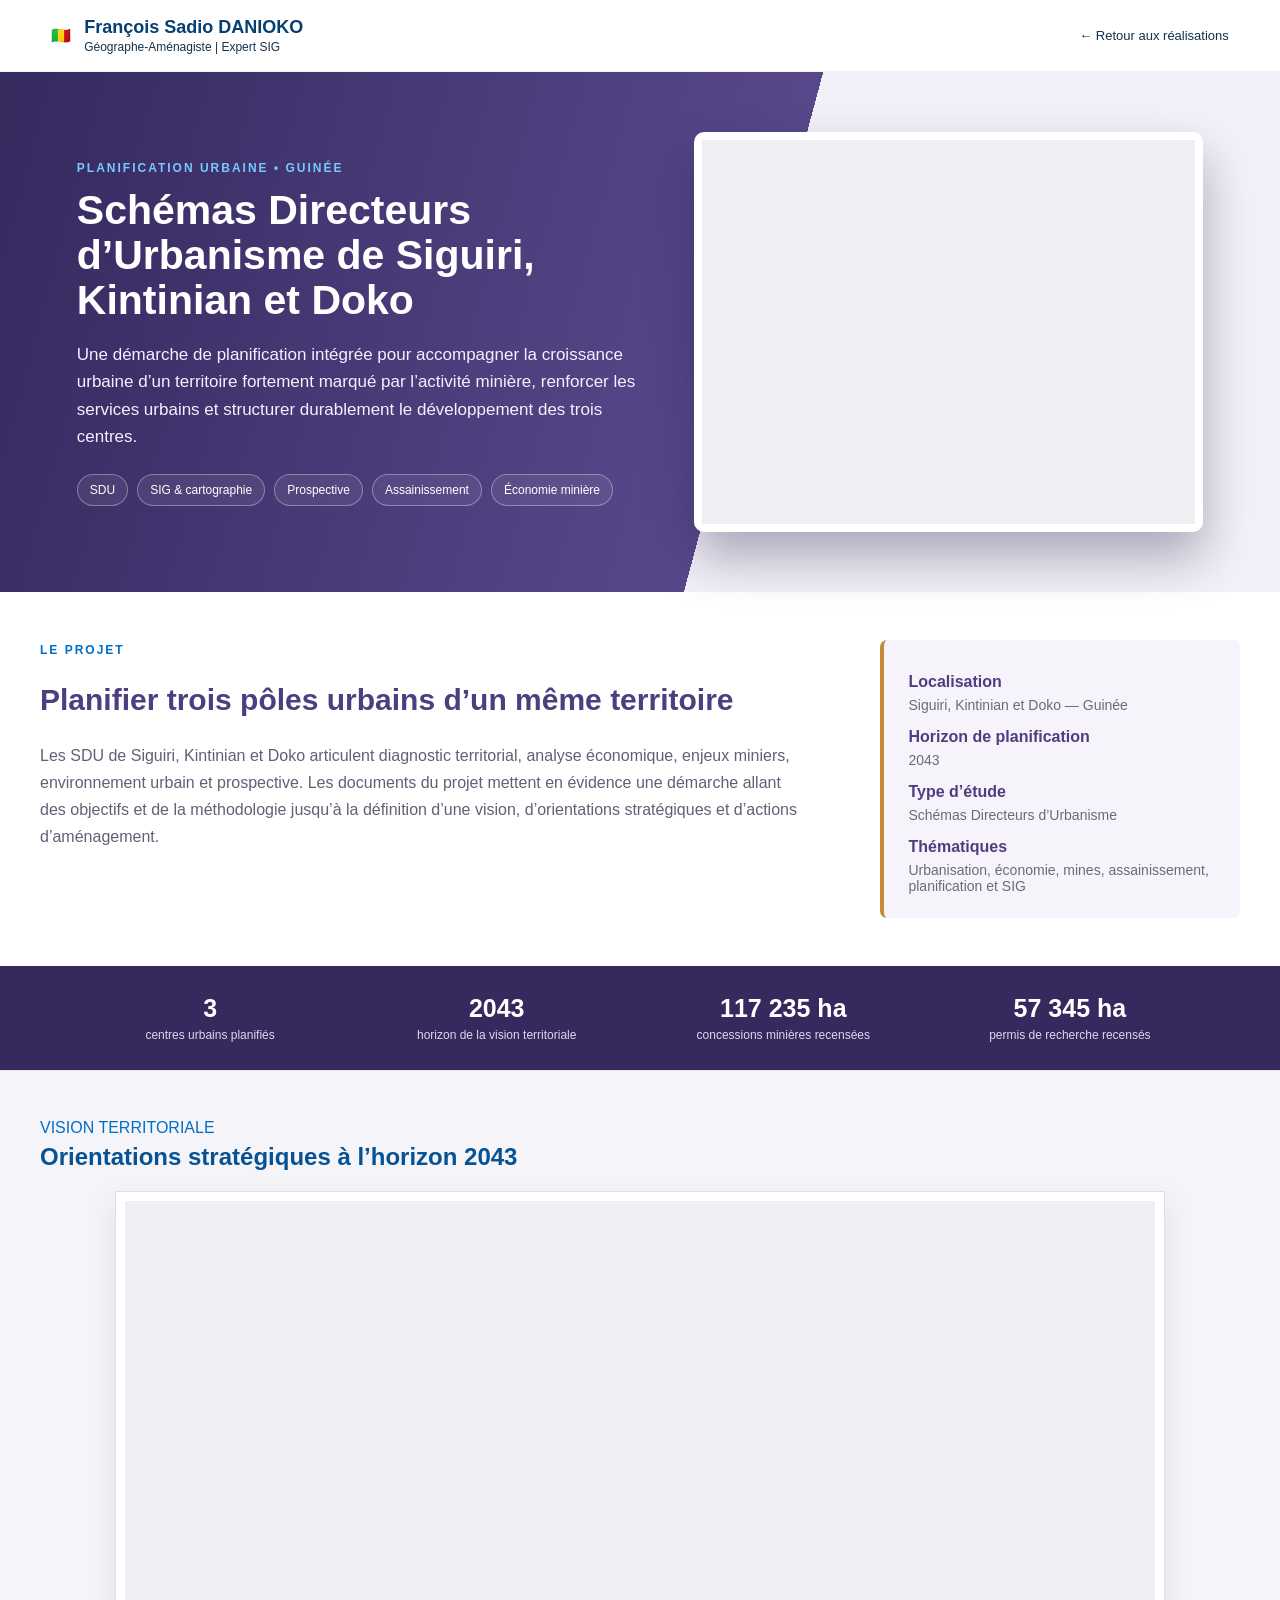
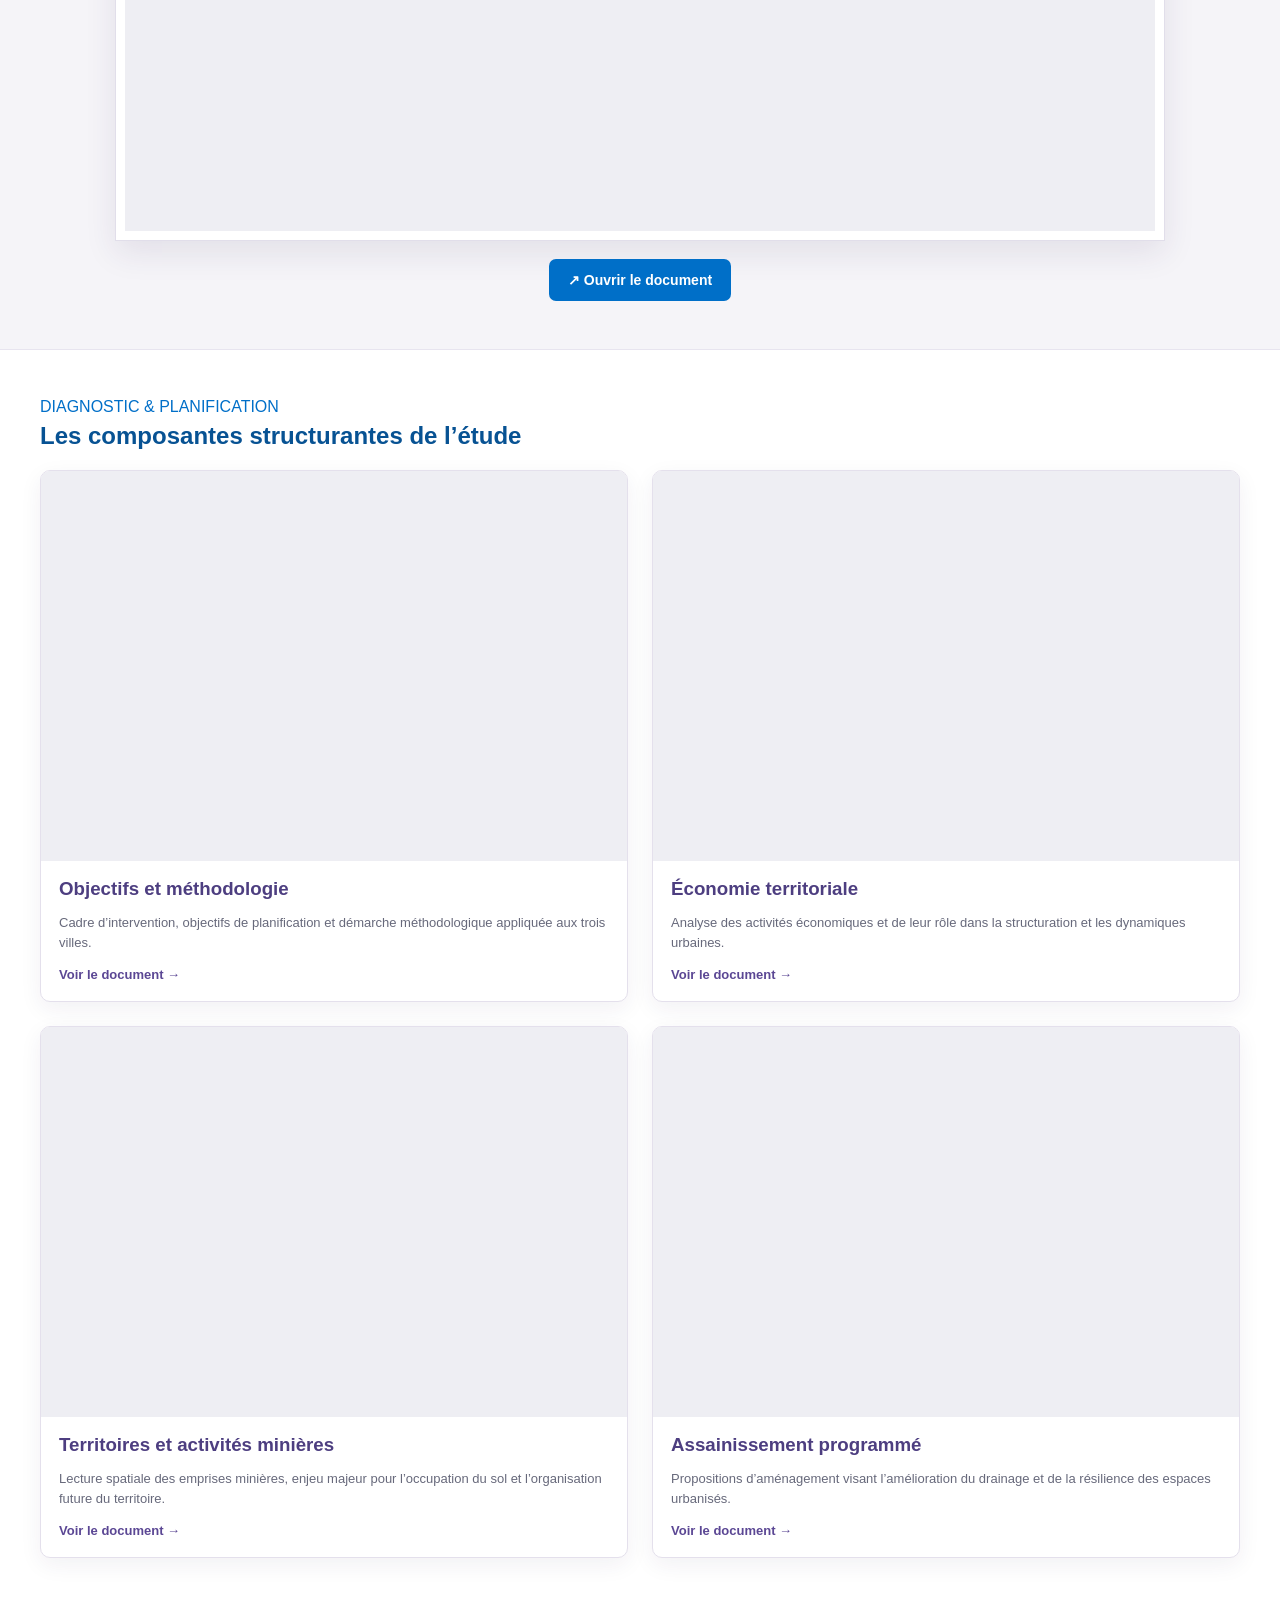
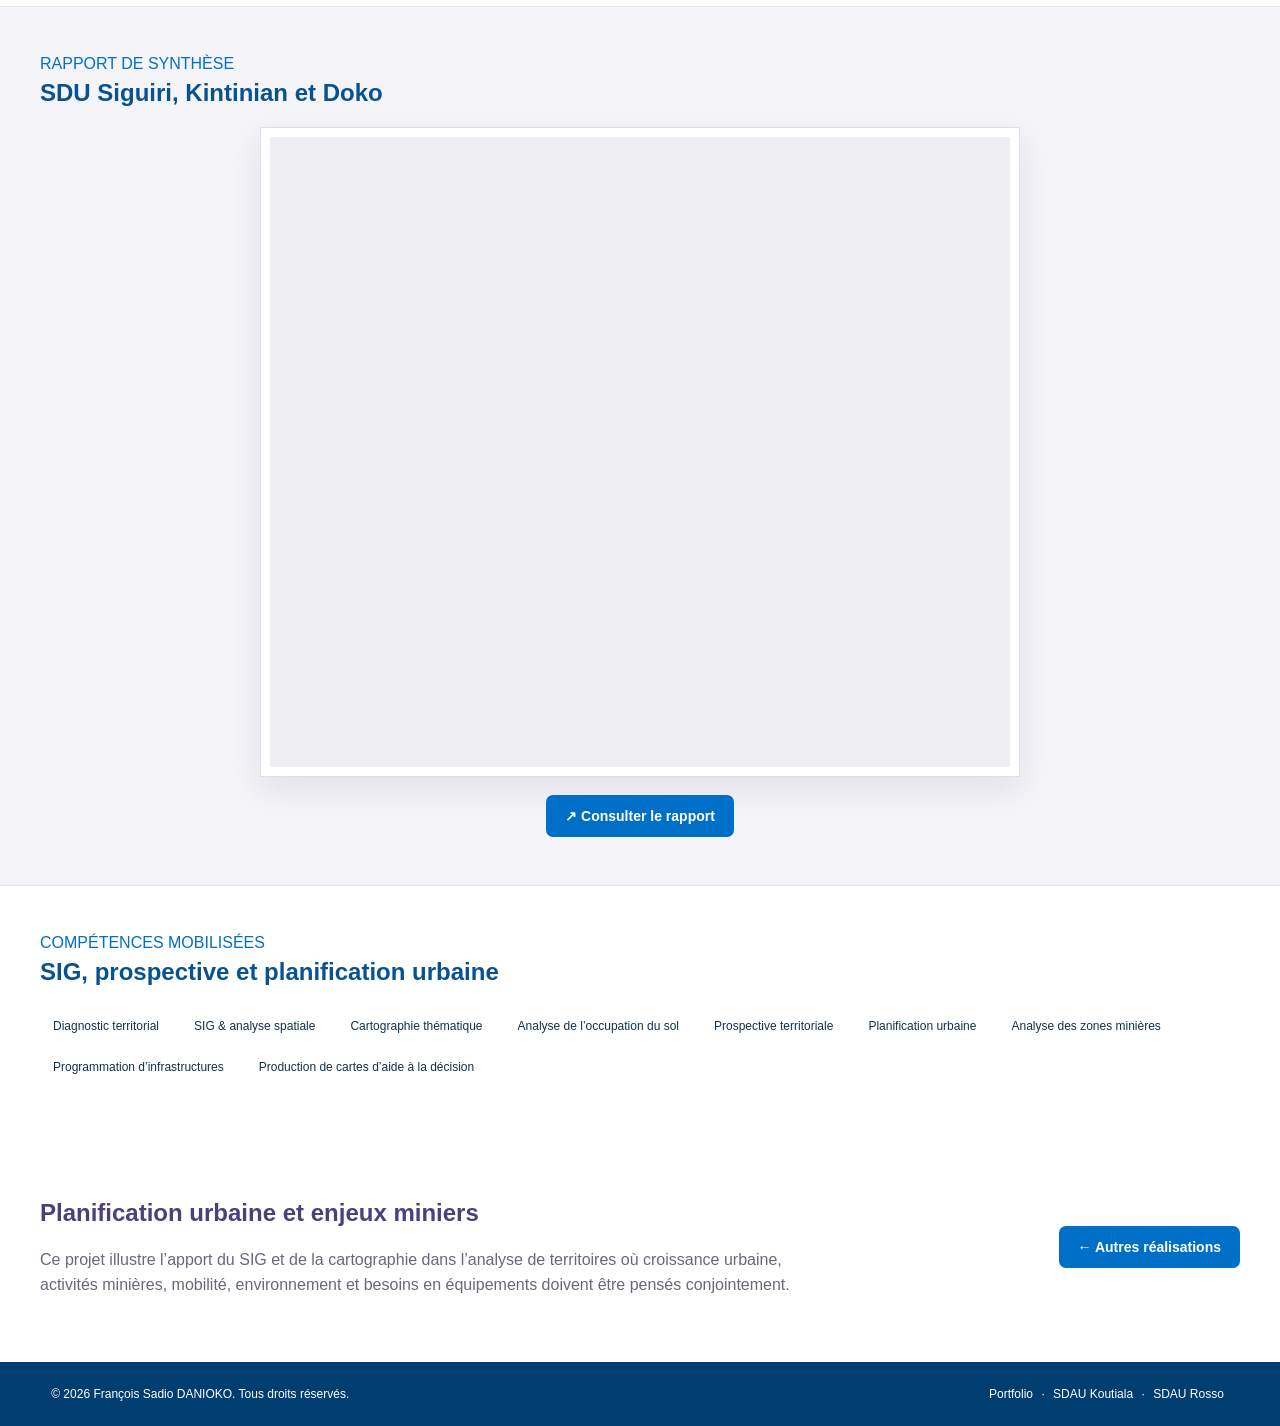
<file: project-siguiri-kintinian-doko.html>
<!doctype html><html lang="fr"><head><meta charset="utf-8"><meta name="viewport" content="width=device-width,initial-scale=1"><meta name="description" content="SDU de Siguiri, Kintinian et Doko en Guinée — planification urbaine, économie minière, assainissement et cartographie."><title>SDU Siguiri, Kintinian & Doko | François Sadio Danioko</title><link rel="stylesheet" href="styles.css"><link rel="stylesheet" href="project-siguiri.css"></head><body><header class="topbar"><a class="brand" href="index.html"><span class="flag">🇲🇱</span><span><strong>François Sadio DANIOKO</strong><small>Géographe-Aménagiste | Expert SIG</small></span></a><nav><a href="index.html#realisations">← Retour aux réalisations</a></nav></header><main><section class="sg-hero"><div><span class="eyebrow">PLANIFICATION URBAINE • GUINÉE</span><h1>Schémas Directeurs d’Urbanisme de Siguiri, Kintinian et Doko</h1><p>Une démarche de planification intégrée pour accompagner la croissance urbaine d’un territoire fortement marqué par l’activité minière, renforcer les services urbains et structurer durablement le développement des trois centres.</p><div class="sg-tags"><span>SDU</span><span>SIG & cartographie</span><span>Prospective</span><span>Assainissement</span><span>Économie minière</span></div></div><div class="sg-cover"><iframe src="SDU%20SIGUIRI%20KINTINIAN%20DOKO/Vision%20et%20orientations%20strat%C3%A9giques.pdf#view=FitH" title="Vision et orientations stratégiques"></iframe></div></section><section class="section sg-intro"><div><span class="eyebrow dark">LE PROJET</span><h2>Planifier trois pôles urbains d’un même territoire</h2><p>Les SDU de Siguiri, Kintinian et Doko articulent diagnostic territorial, analyse économique, enjeux miniers, environnement urbain et prospective. Les documents du projet mettent en évidence une démarche allant des objectifs et de la méthodologie jusqu’à la définition d’une vision, d’orientations stratégiques et d’actions d’aménagement.</p></div><aside><strong>Localisation</strong><span>Siguiri, Kintinian et Doko — Guinée</span><strong>Horizon de planification</strong><span>2043</span><strong>Type d’étude</strong><span>Schémas Directeurs d’Urbanisme</span><strong>Thématiques</strong><span>Urbanisation, économie, mines, assainissement, planification et SIG</span></aside></section><section class="sg-stats"><div><b>3</b><span>centres urbains planifiés</span></div><div><b>2043</b><span>horizon de la vision territoriale</span></div><div><b>117 235 ha</b><span>concessions minières recensées</span></div><div><b>57 345 ha</b><span>permis de recherche recensés</span></div></section><section class="sg-highlight"><div class="section"><div class="section-title"><span>VISION TERRITORIALE</span><h2>Orientations stratégiques à l’horizon 2043</h2></div><div class="pdf-main"><iframe src="SDU%20SIGUIRI%20KINTINIAN%20DOKO/Vision%20et%20orientations%20strat%C3%A9giques.pdf#view=FitH" title="Vision et orientations stratégiques"></iframe></div><div class="doc-actions"><a class="btn primary" href="SDU%20SIGUIRI%20KINTINIAN%20DOKO/Vision%20et%20orientations%20strat%C3%A9giques.pdf" target="_blank">↗ Ouvrir le document</a></div></div></section><section class="section"><div class="section-title"><span>DIAGNOSTIC & PLANIFICATION</span><h2>Les composantes structurantes de l’étude</h2></div><div class="sg-grid"><article><div class="pdf-card"><iframe src="SDU%20SIGUIRI%20KINTINIAN%20DOKO/Objectifs%20et%20m%C3%A9thodologie.pdf#view=FitH" title="Objectifs et méthodologie"></iframe></div><h3>Objectifs et méthodologie</h3><p>Cadre d’intervention, objectifs de planification et démarche méthodologique appliquée aux trois villes.</p><a href="SDU%20SIGUIRI%20KINTINIAN%20DOKO/Objectifs%20et%20m%C3%A9thodologie.pdf" target="_blank">Voir le document →</a></article><article><div class="pdf-card"><iframe src="SDU%20SIGUIRI%20KINTINIAN%20DOKO/Economie.pdf#view=FitH" title="Économie"></iframe></div><h3>Économie territoriale</h3><p>Analyse des activités économiques et de leur rôle dans la structuration et les dynamiques urbaines.</p><a href="SDU%20SIGUIRI%20KINTINIAN%20DOKO/Economie.pdf" target="_blank">Voir le document →</a></article><article><div class="pdf-card"><iframe src="SDU%20SIGUIRI%20KINTINIAN%20DOKO/Zones%20mini%C3%A8res.pdf#view=FitH" title="Zones minières"></iframe></div><h3>Territoires et activités minières</h3><p>Lecture spatiale des emprises minières, enjeu majeur pour l’occupation du sol et l’organisation future du territoire.</p><a href="SDU%20SIGUIRI%20KINTINIAN%20DOKO/Zones%20mini%C3%A8res.pdf" target="_blank">Voir le document →</a></article><article><div class="pdf-card"><iframe src="SDU%20SIGUIRI%20KINTINIAN%20DOKO/Assainissement%20programm%C3%A9.pdf#view=FitH" title="Assainissement programmé"></iframe></div><h3>Assainissement programmé</h3><p>Propositions d’aménagement visant l’amélioration du drainage et de la résilience des espaces urbanisés.</p><a href="SDU%20SIGUIRI%20KINTINIAN%20DOKO/Assainissement%20programm%C3%A9.pdf" target="_blank">Voir le document →</a></article></div></section><section class="sg-highlight"><div class="section"><div class="section-title"><span>RAPPORT DE SYNTHÈSE</span><h2>SDU Siguiri, Kintinian et Doko</h2></div><div class="pdf-main report"><iframe src="SDU%20SIGUIRI%20KINTINIAN%20DOKO/Rapport%20SDU%20SIGUIRI%20KINTINIAN%20ET%20DOKO.pdf#view=FitH" title="Rapport SDU Siguiri Kintinian et Doko"></iframe></div><div class="doc-actions"><a class="btn primary" href="SDU%20SIGUIRI%20KINTINIAN%20DOKO/Rapport%20SDU%20SIGUIRI%20KINTINIAN%20ET%20DOKO.pdf" target="_blank">↗ Consulter le rapport</a></div></div></section><section class="section"><div class="section-title"><span>COMPÉTENCES MOBILISÉES</span><h2>SIG, prospective et planification urbaine</h2></div><div class="sg-tags"><span>Diagnostic territorial</span><span>SIG & analyse spatiale</span><span>Cartographie thématique</span><span>Analyse de l’occupation du sol</span><span>Prospective territoriale</span><span>Planification urbaine</span><span>Analyse des zones minières</span><span>Programmation d’infrastructures</span><span>Production de cartes d’aide à la décision</span></div></section><section class="section sg-footer-cta"><div><h2>Planification urbaine et enjeux miniers</h2><p>Ce projet illustre l’apport du SIG et de la cartographie dans l’analyse de territoires où croissance urbaine, activités minières, mobilité, environnement et besoins en équipements doivent être pensés conjointement.</p></div><a class="btn primary" href="index.html#realisations">← Autres réalisations</a></section></main><footer><span>© 2026 François Sadio DANIOKO. Tous droits réservés.</span><span><a href="index.html">Portfolio</a> · <a href="project-koutiala.html">SDAU Koutiala</a> · <a href="project-rosso.html">SDAU Rosso</a></span></footer></body></html>
</file>
<file: styles.css>
:root{--blue:#006fc8;--navy:#003d70;--ink:#12324d;--muted:#60758a;--bg:#f5f9fc;--line:#dfe9f1}*{box-sizing:border-box}html{scroll-behavior:smooth}body{margin:0;font-family:Arial,Helvetica,sans-serif;color:var(--ink);background:#fff}a{color:inherit;text-decoration:none}.topbar{height:72px;display:flex;align-items:center;justify-content:space-between;padding:0 max(4vw,28px);position:sticky;top:0;background:rgba(255,255,255,.97);z-index:10;border-bottom:1px solid #eef2f5}.brand{display:flex;gap:13px;align-items:center}.brand-photo{width:46px;height:46px;border-radius:50%;object-fit:cover;object-position:center;border:2px solid #fff;box-shadow:0 2px 9px #12324d33;flex:0 0 46px}.brand strong{display:block;color:#073f73;font-size:18px}.brand small{display:block;font-size:12px;margin-top:2px}.topbar nav{display:flex;align-items:center;gap:22px;font-size:13px}.topbar nav a:hover{color:var(--blue)}.pill{background:var(--blue);color:#fff!important;padding:12px 18px;border-radius:8px;box-shadow:0 4px 14px #006fc833}.menu{display:none;border:0;background:none;font-size:24px}.hero{min-height:470px;background:linear-gradient(90deg,rgba(0,42,73,.94),rgba(0,62,98,.70)),radial-gradient(circle at 70% 20%,#7495a2,#183f55 55%,#082c45);color:#fff;display:flex;align-items:center}.hero-inner{width:min(1180px,92%);margin:auto;display:grid;grid-template-columns:1.15fr .85fr;gap:60px;align-items:center}.eyebrow{font-size:12px;letter-spacing:2px;font-weight:bold;color:#78c8ff}.hero h1{font-size:43px;line-height:1.08;margin:13px 0 16px}.hero p{font-size:17px;line-height:1.55;max-width:650px;color:#eef8ff}.actions{display:flex;gap:14px;flex-wrap:wrap;margin-top:28px}.btn{padding:13px 19px;border-radius:7px;font-size:14px;font-weight:bold;display:inline-block}.primary{background:var(--blue);color:#fff}.ghost{border:1px solid #fff;color:#fff}.outline{border:1px solid var(--blue);color:var(--blue)}.hero-card{background:#071b27;border-radius:15px;padding:12px 12px 0;box-shadow:0 25px 50px #001a2d80;transform:perspective(900px) rotateY(-2deg)}.screen{background:#eaf2f6;padding:15px;border-radius:7px}.hero-card>a{display:block;background:var(--blue);margin:0 0 0 35%;padding:16px 20px;border-radius:10px 10px 0 0}.hero-card a strong,.hero-card a small{display:block}.hero-card a small{margin-top:5px}.domains{display:grid;grid-template-columns:repeat(5,1fr);padding:27px max(4vw,30px);text-align:center;border-bottom:1px solid var(--line)}.domains article{padding:10px 20px;border-right:1px solid #edf2f6}.domains article:last-child{border:0}.domains i{font-style:normal;color:var(--blue);font-size:36px}.domains h3{color:#06427a;margin:10px 0 6px}.domains p{margin:0;color:var(--muted);font-size:13px;line-height:1.5}.section{width:min(1200px,94%);margin:auto;padding:48px 0}.section-title span,.dark{color:var(--blue)}.section-title h2,.section-head h2{color:#075293;margin:6px 0 20px}.tools-section{background:linear-gradient(180deg,#f7fbfe,#eef6fb);border-bottom:1px solid var(--line)}.tools-section .section{padding-top:42px;padding-bottom:50px}.tools-intro{max-width:790px;color:var(--muted);line-height:1.6;margin:-7px 0 28px}.tools-groups>h3{font-size:13px;text-transform:uppercase;letter-spacing:1.2px;color:#57748c;margin:27px 0 11px}.tools-grid{display:grid;grid-template-columns:repeat(3,1fr);gap:14px}.tools-grid article{background:#fff;border:1px solid #dce9f2;border-radius:11px;padding:17px;min-height:142px;display:flex;gap:15px;align-items:flex-start;box-shadow:0 6px 20px #12324d0b;transition:transform .2s ease,box-shadow .2s ease}.tools-grid article:hover{transform:translateY(-3px);box-shadow:0 10px 25px #12324d18}.tool-logo{width:54px;height:54px;min-width:54px;border-radius:11px;background:#f3f8fb;border:1px solid #e3edf4;display:flex;align-items:center;justify-content:center;color:#0866ad;font-weight:800;font-size:13px;overflow:hidden}.tool-logo img{width:38px;height:38px;object-fit:contain}.tool-svg svg{width:37px;height:37px;fill:#0877ce}.lizmap-visual{background:linear-gradient(145deg,#f7fbff,#e8f4fc)}.lizmap-pin{width:31px;height:38px;border-radius:50% 50% 50% 4px;background:#1593c5;color:#fff;display:flex;align-items:center;justify-content:center;font-size:20px;font-weight:800;transform:rotate(-45deg);box-shadow:0 2px 5px #006fc833}.lizmap-pin::first-letter{transform:rotate(45deg)}.lizmap-pin{line-height:1}.tools-grid h3{color:#064a84;margin:4px 0 7px;font-size:15px}.tools-grid p{color:var(--muted);font-size:12px;line-height:1.5;margin:0}.featured{border:1px solid var(--line);border-radius:10px;padding:22px;display:grid;grid-template-columns:1fr 1.35fr .72fr;gap:28px;box-shadow:0 7px 25px #193c5710}.project-visual{display:flex;align-items:center}.project-copy h2{color:#075293;margin:0 0 4px}.project-copy h4{color:#0877ce;margin:0 0 12px}.project-copy p,aside p{color:#536a7d;line-height:1.55;font-size:14px}.features{display:grid;grid-template-columns:1fr 1fr;gap:12px;color:#174d79;font-size:12px;margin-top:20px}.featured aside{background:#f6f9fb;border-radius:8px;padding:18px}.featured aside h4{color:#075293;margin:5px 0}.section-head{display:flex;justify-content:space-between;align-items:end;margin-top:35px}.section-head span{font-size:13px;color:var(--muted)}.projects{display:grid;grid-template-columns:repeat(5,1fr);gap:18px}.projects article{border:1px solid var(--line);border-radius:8px;overflow:hidden;box-shadow:0 5px 18px #12324d10}.projects h3,.projects p{padding:0 13px}.projects h3{font-size:14px;color:#07457e;margin:13px 0 8px}.projects h3 small{display:block}.projects p{font-size:12px;color:var(--muted);line-height:1.45;margin-bottom:16px}.stats{background:#edf6fc;display:grid;grid-template-columns:repeat(4,1fr);padding:28px max(6vw,40px)}.stats div{display:flex;gap:15px;align-items:center;justify-content:center;border-right:1px solid #d7e7f2}.stats div:last-child{border:0}.stats b{font-size:32px;color:#0866ad}.stats span{max-width:130px;font-size:13px}.about{display:grid;grid-template-columns:1fr 1fr;gap:80px}.about h2{color:#064a84;margin-bottom:5px}.about h4{color:var(--blue)}.about p{line-height:1.65;color:#526b7f}.contact{background:#f4f9fd;width:100%;padding:42px max(6vw,40px);display:flex;justify-content:space-between;align-items:center}.contact h2{color:#064a84}.contact-links{display:flex;gap:25px;flex-wrap:wrap;color:#075293;font-weight:bold}footer{background:#003d70;color:#fff;padding:25px max(4vw,30px);display:flex;justify-content:space-between;font-size:12px}footer a{margin:0 5px}@media(max-width:1050px){.topbar nav{gap:14px}.tools-grid{grid-template-columns:1fr 1fr}}@media(max-width:900px){.topbar nav{display:none;position:absolute;top:72px;left:0;right:0;background:white;padding:20px;flex-direction:column;box-shadow:0 8px 20px #0002}.topbar nav.open{display:flex}.menu{display:block}.hero-inner{grid-template-columns:1fr;padding:55px 0}.hero-card{display:none}.hero h1{font-size:35px}.domains{grid-template-columns:1fr 1fr}.featured{grid-template-columns:1fr}.projects{grid-template-columns:1fr 1fr}.stats{grid-template-columns:1fr 1fr;gap:25px}.about{grid-template-columns:1fr;gap:20px}.contact{display:block}.contact-links{margin-top:25px}}@media(max-width:560px){.brand-photo{width:40px;height:40px;flex-basis:40px}.brand strong{font-size:14px}.brand small{font-size:10px}.hero h1{font-size:30px}.domains,.projects,.stats,.tools-grid{grid-template-columns:1fr}.domains article,.stats div{border-right:0;border-bottom:1px solid #dfe9f1;padding:18px}.tools-grid article{min-height:auto}.featured{padding:15px}.section-head{display:block}.contact-links{flex-direction:column}footer{gap:15px;flex-direction:column}}
</file>
<file: project-kayes.css>
.ky-hero{min-height:480px;background:linear-gradient(115deg,#073b59 0%,#086987 62%,#eef7f8 62%);display:grid;grid-template-columns:1.25fr .65fr;gap:60px;align-items:center;padding:55px max(6vw,45px);color:#fff}.ky-hero h1{font-size:41px;line-height:1.1;margin:12px 0 18px;max-width:800px}.ky-hero p{font-size:17px;line-height:1.65;max-width:720px;color:#eaf8fb}.ky-tags{display:flex;gap:9px;flex-wrap:wrap;margin-top:24px}.ky-tags span{border:1px solid #ffffff55;background:#ffffff12;padding:8px 12px;border-radius:20px;font-size:12px}.role-box{background:#fff;color:#173c4c;padding:30px;border-radius:12px;box-shadow:0 22px 45px #002c3c45}.role-box>span{font-size:11px;letter-spacing:1.5px;font-weight:800;color:#0784a7}.role-box h2{font-size:25px;margin:8px 0 12px}.role-box p{color:#607681;font-size:14px;margin:0}.ky-intro{display:grid;grid-template-columns:1.45fr .7fr;gap:70px}.ky-intro h2,.results h2,.ky-footer h2{color:#075c78}.ky-intro p,.results p,.ky-footer p{line-height:1.7;color:#60717a}.ky-intro aside{background:#f0f8fa;border-left:4px solid #e1a445;padding:24px;border-radius:7px;display:grid;gap:6px}.ky-intro aside strong{color:#075c78;margin-top:9px}.ky-intro aside span{font-size:14px;color:#62757e}.workflow,.ky-highlight{background:#f2f7f8;border-top:1px solid #dfebee;border-bottom:1px solid #dfebee}.steps{display:grid;grid-template-columns:repeat(4,1fr);gap:18px}.steps article{background:#fff;border-radius:10px;padding:23px;box-shadow:0 7px 20px #08384c0c}.steps b{font-size:26px;color:#0b88a8}.steps h3{font-size:16px;color:#17485a}.steps p{font-size:13px;line-height:1.55;color:#687b83}.results{display:grid;grid-template-columns:1.2fr .7fr;gap:65px;align-items:center}.themes{display:flex;flex-wrap:wrap;gap:9px;margin-top:22px}.themes span{background:#e9f5f7;color:#086783;padding:8px 12px;border-radius:20px;font-size:12px;font-weight:700}.deliverable{border:1px solid #dbe8eb;border-radius:12px;padding:28px;text-align:center;background:#fff;box-shadow:0 8px 25px #08384c10}.ppt-icon{width:72px;height:72px;border-radius:12px;margin:0 auto 15px;background:#e66a37;color:#fff;display:grid;place-items:center;font-weight:800}.deliverable h3{color:#17485a}.deliverable p{font-size:13px}.deliverable .btn{margin-top:10px}.skills{display:grid;grid-template-columns:repeat(5,1fr);gap:15px}.skills div{background:#fff;border-top:3px solid #0a86a7;padding:20px;border-radius:7px;display:grid;gap:8px}.skills strong{color:#075c78}.skills span{font-size:12px;line-height:1.5;color:#697c84}.ky-footer{display:flex;align-items:center;justify-content:space-between;gap:45px}.ky-footer p{max-width:850px}@media(max-width:950px){.ky-hero{grid-template-columns:1fr;background:#086987}.ky-intro,.results{grid-template-columns:1fr}.steps{grid-template-columns:1fr 1fr}.skills{grid-template-columns:1fr 1fr}.ky-footer{display:block}.ky-footer .btn{margin-top:18px}}@media(max-width:560px){.ky-hero{padding:38px 5%}.ky-hero h1{font-size:30px}.steps,.skills{grid-template-columns:1fr}}
</file>
<file: project-koutiala.css>
.kt-hero{min-height:520px;background:linear-gradient(105deg,#153f36 0%,#26705b 58%,#eef6f0 58%);display:grid;grid-template-columns:1.05fr .95fr;gap:55px;align-items:center;padding:55px max(6vw,45px);color:#fff}.kt-hero h1{font-size:42px;line-height:1.1;margin:12px 0 18px;max-width:700px}.kt-hero p{font-size:17px;line-height:1.6;max-width:680px;color:#effbf6}.kt-tags{display:flex;gap:9px;flex-wrap:wrap;margin-top:24px}.kt-tags span{border:1px solid #ffffff55;background:#ffffff12;padding:8px 12px;border-radius:20px;font-size:12px}.kt-cover{width:min(520px,100%);height:400px;justify-self:center;background:#fff;padding:8px;border-radius:10px;box-shadow:0 25px 50px #002d2255;overflow:hidden}.kt-cover iframe,.pdf-main iframe,.pdf-card iframe{width:100%;height:100%;border:0;background:#e8efec}.kt-intro{display:grid;grid-template-columns:1.5fr .7fr;gap:70px}.kt-intro h2{font-size:30px;color:#185c4a}.kt-intro p{line-height:1.7;color:#526b64;font-size:16px}.kt-intro aside{background:#f2f8f5;border-left:4px solid #c58a36;padding:24px;border-radius:7px;display:grid;gap:6px}.kt-intro aside strong{color:#185c4a;margin-top:9px}.kt-intro aside span{color:#60756e;font-size:14px}.kt-highlight{background:#f4f8f6;border-top:1px solid #e1ece7;border-bottom:1px solid #e1ece7}.pdf-main{width:min(1050px,100%);height:650px;margin:0 auto;background:#fff;padding:9px;border:1px solid #dbe7e1;box-shadow:0 12px 30px #173c3118}.doc-actions{text-align:center;margin-top:18px}.kt-grid{display:grid;grid-template-columns:repeat(2,1fr);gap:24px}.kt-grid article{border:1px solid #dfe9e4;border-radius:10px;overflow:hidden;background:#fff;box-shadow:0 7px 22px #123d3010;padding-bottom:18px}.pdf-card{height:390px;background:#edf3f0}.kt-grid h3,.kt-grid p,.kt-grid article>a{margin-left:18px;margin-right:18px}.kt-grid h3{color:#185c4a;margin-top:17px;margin-bottom:8px}.kt-grid p{color:#60756e;font-size:13px;line-height:1.5}.kt-grid article>a{font-size:13px;font-weight:bold;color:#16705a}.kt-footer-cta{display:flex;align-items:center;justify-content:space-between;gap:40px}.kt-footer-cta h2{color:#185c4a}.kt-footer-cta p{color:#60756e;max-width:760px;line-height:1.6}@media(max-width:900px){.kt-hero{grid-template-columns:1fr;background:#205f4f;padding:45px 5%}.kt-cover{height:420px}.kt-intro{grid-template-columns:1fr;gap:25px}.kt-grid{grid-template-columns:1fr}.pdf-main{height:560px}.kt-footer-cta{display:block}.kt-footer-cta .btn{margin-top:15px}}@media(max-width:560px){.kt-hero h1{font-size:31px}.kt-cover{width:100%;height:360px}.pdf-main{height:450px}.pdf-card{height:360px}.kt-hero{padding:35px 4%}}
</file>
<file: mlcad-embed.css>
.mlcad-live{width:100%;height:100%;border:0;background:#fff}.screen.live{padding:0;overflow:hidden;aspect-ratio:16/9}.hero-card.live-card{padding:9px 9px 0}.project-live{width:100%;aspect-ratio:16/10;border:7px solid #18252c;border-radius:9px;overflow:hidden;background:#fff;box-shadow:0 8px 18px #0002}.project-live iframe{width:100%;height:100%;border:0}.mlcad-detail-preview{width:min(1200px,94%);margin:38px auto 0}.mlcad-detail-preview h2{color:#075293}.mlcad-detail-frame{aspect-ratio:16/8.5;border:8px solid #18252c;border-radius:12px;overflow:hidden;box-shadow:0 18px 45px #001a2d33}.mlcad-detail-frame iframe{width:100%;height:100%;border:0}@media(max-width:900px){.hero-card.live-card{display:block;transform:none}.hero-inner{grid-template-columns:1fr}.project-live{aspect-ratio:16/9}.mlcad-detail-frame{aspect-ratio:4/3}}
</file>
<file: project-par.css>
.par-hero{min-height:520px;background:linear-gradient(105deg,#6b4321 0%,#a06a32 58%,#f8f2e9 58%);display:grid;grid-template-columns:1.05fr .95fr;gap:55px;align-items:center;padding:55px max(6vw,45px);color:#fff}.par-hero h1{font-size:41px;line-height:1.1;margin:12px 0 18px;max-width:720px}.par-hero p{font-size:17px;line-height:1.6;max-width:690px;color:#fff8ef}.par-tags{display:flex;gap:9px;flex-wrap:wrap;margin-top:24px}.par-tags span{border:1px solid #ffffff55;background:#ffffff12;padding:8px 12px;border-radius:20px;font-size:12px}.par-cover{width:min(520px,100%);height:400px;justify-self:center;background:#fff;padding:8px;border-radius:10px;box-shadow:0 25px 50px #3d241455;overflow:hidden}.par-cover iframe,.pdf-landscape iframe,.pdf-card iframe{width:100%;height:100%;border:0;background:#f1eee9}.par-intro{display:grid;grid-template-columns:1.5fr .7fr;gap:70px}.par-intro h2,.par-footer-cta h2{color:#805326}.par-intro p,.par-footer-cta p{line-height:1.7;color:#68635d}.par-intro aside{background:#faf6ef;border-left:4px solid #b57837;padding:24px;border-radius:7px;display:grid;gap:6px}.par-intro aside strong{color:#805326;margin-top:9px}.par-intro aside span{color:#716b64;font-size:14px}.par-highlight{background:#f8f5f0;border-top:1px solid #ebe3d8;border-bottom:1px solid #ebe3d8}.pdf-landscape{width:min(1050px,100%);height:650px;margin:0 auto;background:#fff;padding:9px;border:1px solid #e5ddd2;box-shadow:0 12px 30px #4d321818}.doc-actions{text-align:center;margin-top:18px}.par-grid{display:grid;grid-template-columns:repeat(2,1fr);gap:24px}.par-grid article{border:1px solid #e7dfd4;border-radius:10px;overflow:hidden;background:#fff;box-shadow:0 7px 22px #4d321810;padding-bottom:18px}.pdf-card{height:430px;background:#f3efe9}.par-grid h3,.par-grid p,.par-grid article>a{margin-left:18px;margin-right:18px}.par-grid h3{color:#805326;margin-top:17px;margin-bottom:8px}.par-grid p{color:#706a64;font-size:13px;line-height:1.5}.par-grid article>a{font-size:13px;font-weight:bold;color:#94602c}.role-section{display:grid;grid-template-columns:.8fr 1.2fr;gap:50px;align-items:center}.role-section h2{color:#805326}.role-section p{color:#706a64;line-height:1.7}.role-image{display:block;background:#fff;padding:9px;border:1px solid #e4d9cc;box-shadow:0 10px 28px #4d321818}.role-image img{display:block;width:100%;height:auto}.par-footer-cta{display:flex;align-items:center;justify-content:space-between;gap:40px}.par-footer-cta p{max-width:760px}@media(max-width:900px){.par-hero{grid-template-columns:1fr;background:#86582b;padding:45px 5%}.par-intro,.role-section{grid-template-columns:1fr;gap:25px}.par-grid{grid-template-columns:1fr}.pdf-landscape{height:560px}.par-footer-cta{display:block}.par-footer-cta .btn{margin-top:15px}}@media(max-width:560px){.par-hero h1{font-size:30px}.par-cover{height:360px}.pdf-landscape{height:450px}.pdf-card{height:380px}.par-hero{padding:35px 4%}}
</file>
<file: project-rosso.css>
.rosso-hero{min-height:520px;background:linear-gradient(105deg,#073d69 0%,#075d96 58%,#e9f4fa 58%);display:grid;grid-template-columns:1.05fr .95fr;gap:55px;align-items:center;padding:55px max(6vw,45px);color:#fff}.rosso-hero h1{font-size:42px;line-height:1.1;margin:12px 0 18px;max-width:680px}.rosso-hero p{font-size:17px;line-height:1.6;max-width:680px;color:#eaf6ff}.rosso-tags{display:flex;gap:9px;flex-wrap:wrap;margin-top:24px}.rosso-tags span{border:1px solid #ffffff55;background:#ffffff12;padding:8px 12px;border-radius:20px;font-size:12px}.rosso-cover{height:400px;background:white;padding:10px;border-radius:12px;box-shadow:0 25px 50px #00243c55;overflow:hidden;display:block}.rosso-cover img{width:100%;height:100%;object-fit:cover;object-position:center 44%;border-radius:6px}.rosso-intro{display:grid;grid-template-columns:1.5fr .7fr;gap:70px}.rosso-intro h2{font-size:30px;color:#075293}.rosso-intro p{line-height:1.7;color:#526b7f;font-size:16px}.rosso-intro aside{background:#f3f8fb;border-left:4px solid #c87a28;padding:24px;border-radius:7px;display:grid;gap:6px}.rosso-intro aside strong{color:#075293;margin-top:9px}.rosso-intro aside span{color:#60758a;font-size:14px}.rosso-highlight{background:#f4f8fb;border-top:1px solid #e4edf3;border-bottom:1px solid #e4edf3}.zoning-map{display:block;width:min(900px,100%);max-height:820px;object-fit:contain;margin:10px auto 0;background:#fff;border:1px solid #dce6ed;box-shadow:0 12px 30px #12324d18}.caption{max-width:900px;margin:16px auto 0;color:#60758a;font-size:13px;line-height:1.5;text-align:center}.rosso-gallery{display:grid;gap:24px}.rosso-gallery.docs{grid-template-columns:repeat(3,1fr)}.rosso-gallery.env{grid-template-columns:repeat(2,1fr);max-width:900px;margin:auto}.rosso-gallery figure{margin:0;background:white;border:1px solid #dfe9f1;border-radius:9px;overflow:hidden;box-shadow:0 7px 22px #12324d12}.rosso-gallery a{display:block;background:#edf2f5}.rosso-gallery.docs img{width:100%;height:430px;object-fit:cover;object-position:top}.rosso-gallery.env img{width:100%;height:540px;object-fit:cover;object-position:top}.rosso-gallery figcaption{padding:14px 16px;color:#536a7d;font-size:13px;line-height:1.45}.rosso-footer-cta{display:flex;align-items:center;justify-content:space-between;gap:40px}.rosso-footer-cta h2{color:#075293}.rosso-footer-cta p{color:#60758a;max-width:750px;line-height:1.6}@media(max-width:900px){.rosso-hero{grid-template-columns:1fr;background:#074f82;padding:45px 5%}.rosso-cover{height:360px}.rosso-intro{grid-template-columns:1fr;gap:25px}.rosso-gallery.docs{grid-template-columns:1fr 1fr}.rosso-gallery.env{grid-template-columns:1fr}.rosso-footer-cta{display:block}.rosso-footer-cta .btn{margin-top:15px}}@media(max-width:560px){.rosso-hero h1{font-size:31px}.rosso-cover{height:300px}.rosso-gallery.docs{grid-template-columns:1fr}.rosso-gallery.docs img,.rosso-gallery.env img{height:auto}.rosso-hero{padding:35px 4%}}
</file>
<file: project-siguiri.css>
.sg-hero{min-height:520px;background:linear-gradient(105deg,#35295e 0%,#58488b 58%,#f2f0f8 58%);display:grid;grid-template-columns:1.05fr .95fr;gap:55px;align-items:center;padding:55px max(6vw,45px);color:#fff}.sg-hero h1{font-size:41px;line-height:1.1;margin:12px 0 18px;max-width:720px}.sg-hero p{font-size:17px;line-height:1.6;max-width:690px;color:#f3f0ff}.sg-tags{display:flex;gap:9px;flex-wrap:wrap;margin-top:24px}.sg-tags span{border:1px solid #ffffff55;background:#ffffff12;padding:8px 12px;border-radius:20px;font-size:12px}.sg-cover{width:min(520px,100%);height:400px;justify-self:center;background:#fff;padding:8px;border-radius:10px;box-shadow:0 25px 50px #20163d55;overflow:hidden}.sg-cover iframe,.pdf-main iframe,.pdf-card iframe{width:100%;height:100%;border:0;background:#eeeef3}.sg-intro{display:grid;grid-template-columns:1.5fr .7fr;gap:70px}.sg-intro h2{font-size:30px;color:#4d3e80}.sg-intro p{line-height:1.7;color:#5f6175;font-size:16px}.sg-intro aside{background:#f6f4fa;border-left:4px solid #c58a36;padding:24px;border-radius:7px;display:grid;gap:6px}.sg-intro aside strong{color:#4d3e80;margin-top:9px}.sg-intro aside span{color:#696b7d;font-size:14px}.sg-stats{display:grid;grid-template-columns:repeat(4,1fr);background:#35295e;color:#fff;text-align:center;padding:28px 6%;gap:20px}.sg-stats div{display:grid;gap:5px}.sg-stats b{font-size:25px}.sg-stats span{font-size:12px;color:#ddd7f0}.sg-highlight{background:#f5f4f8;border-top:1px solid #e7e4ef;border-bottom:1px solid #e7e4ef}.pdf-main{width:min(1050px,100%);height:650px;margin:0 auto;background:#fff;padding:9px;border:1px solid #e1deea;box-shadow:0 12px 30px #30245118}.pdf-main.report{width:min(760px,100%);height:650px}.doc-actions{text-align:center;margin-top:18px}.sg-grid{display:grid;grid-template-columns:repeat(2,1fr);gap:24px}.sg-grid article{border:1px solid #e4e0ec;border-radius:10px;overflow:hidden;background:#fff;box-shadow:0 7px 22px #30245110;padding-bottom:18px}.pdf-card{height:390px;background:#f0eef4}.sg-grid h3,.sg-grid p,.sg-grid article>a{margin-left:18px;margin-right:18px}.sg-grid h3{color:#4d3e80;margin-top:17px;margin-bottom:8px}.sg-grid p{color:#67697b;font-size:13px;line-height:1.5}.sg-grid article>a{font-size:13px;font-weight:bold;color:#5b4794}.sg-footer-cta{display:flex;align-items:center;justify-content:space-between;gap:40px}.sg-footer-cta h2{color:#4d3e80}.sg-footer-cta p{color:#67697b;max-width:760px;line-height:1.6}@media(max-width:900px){.sg-hero{grid-template-columns:1fr;background:#493b79;padding:45px 5%}.sg-cover{height:420px}.sg-intro{grid-template-columns:1fr;gap:25px}.sg-stats{grid-template-columns:1fr 1fr}.sg-grid{grid-template-columns:1fr}.pdf-main,.pdf-main.report{height:560px}.sg-footer-cta{display:block}.sg-footer-cta .btn{margin-top:15px}}@media(max-width:560px){.sg-hero h1{font-size:30px}.sg-cover{width:100%;height:360px}.pdf-main,.pdf-main.report{height:450px}.pdf-card{height:360px}.sg-stats{grid-template-columns:1fr 1fr}.sg-hero{padding:35px 4%}}
</file>
